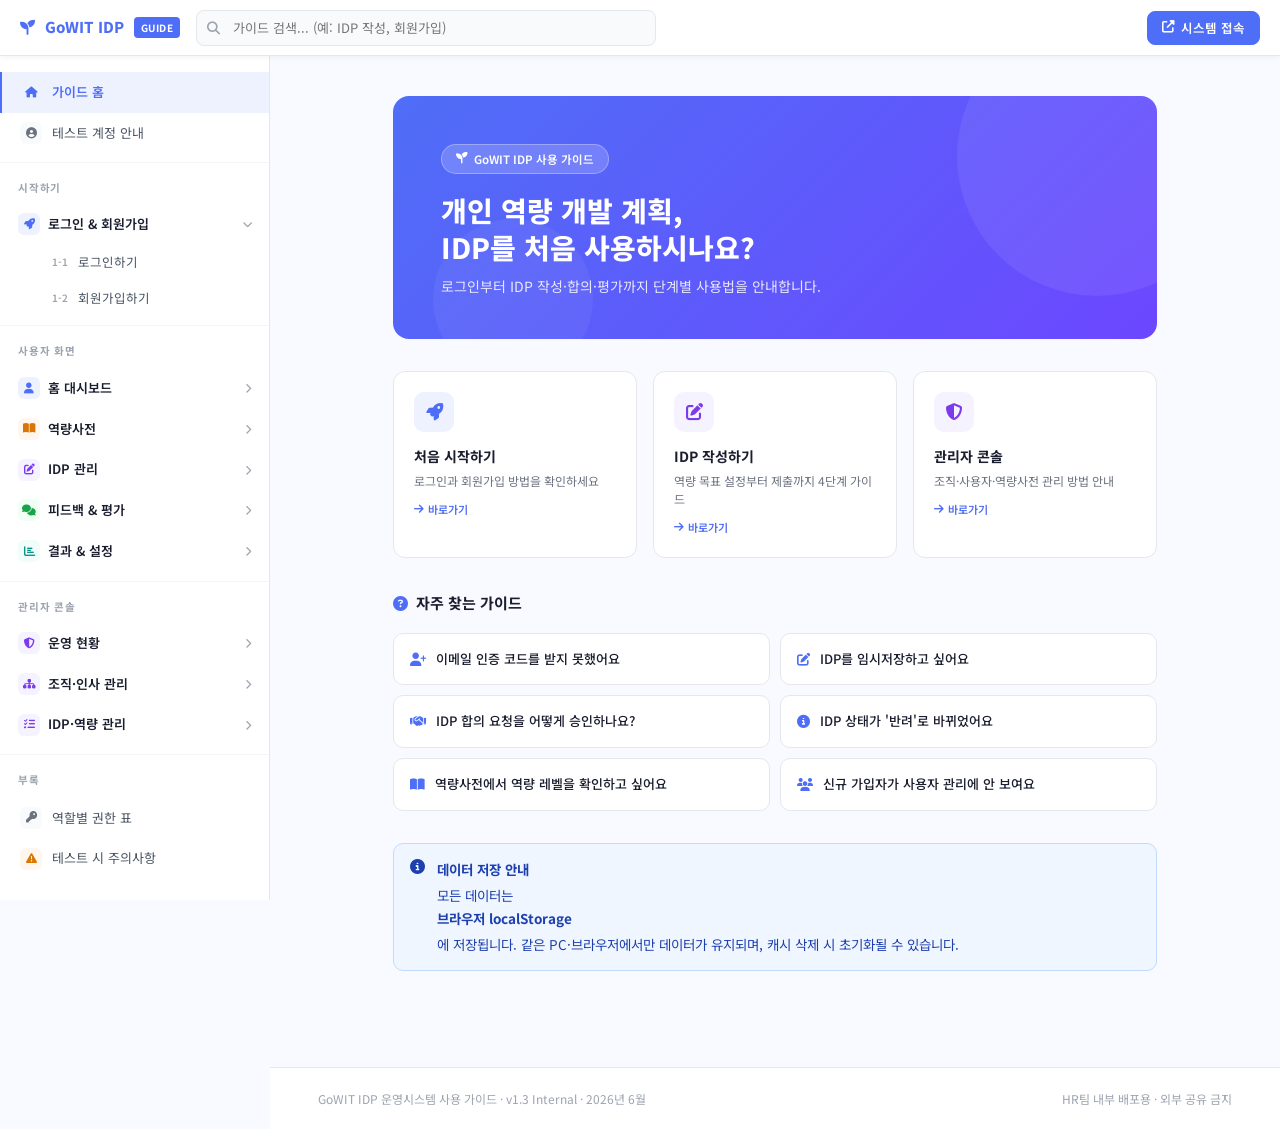
<file: manual.html>
<!DOCTYPE html><!-- updated: 2026-06-08 -->
<html lang="ko">
<head>
<meta charset="UTF-8"/>
<meta name="viewport" content="width=device-width, initial-scale=1.0"/>
<title>GoWIT IDP 사용 가이드</title>
<link href="https://fonts.googleapis.com/css2?family=Noto+Sans+KR:wght@300;400;500;600;700;800&display=swap" rel="stylesheet"/>
<link rel="stylesheet" href="https://cdn.jsdelivr.net/npm/@fortawesome/fontawesome-free@6.4.0/css/all.min.css"/>
<script src="js/data.js"></script>
<style>
:root {
  --primary:#4F6EF7; --primary-dark:#3451d1; --primary-light:#EEF2FF;
  --secondary:#6C47FF; --success:#22C55E; --warning:#F59E0B;
  --danger:#EF4444; --admin:#7C3AED; --admin-light:#F5F3FF;
  --dark:#1A1D2E; --gray:#6B7280; --gray-light:#9CA3AF;
  --border:#E5E7EB; --border-light:#F3F4F6;
  --bg:#F8FAFF; --bg-card:#FFFFFF;
  --sidebar-w:270px; --header-h:56px;
  --radius:10px; --shadow:0 1px 4px rgba(0,0,0,0.07);
  --shadow-md:0 4px 16px rgba(79,110,247,0.12);
}
*{box-sizing:border-box;margin:0;padding:0;}
html{scroll-behavior:smooth;}
body{
  font-family:'Noto Sans KR',sans-serif;
  background:var(--bg); color:var(--dark);
  font-size:14px; line-height:1.75;
}

/* ────────────── TOP HEADER ────────────── */
.g-header{
  position:fixed; top:0; left:0; right:0; z-index:200;
  height:var(--header-h);
  background:#fff;
  border-bottom:1px solid var(--border);
  display:flex; align-items:center;
  padding:0 20px; gap:16px;
  box-shadow:0 1px 6px rgba(0,0,0,0.06);
}
.g-logo{
  display:flex; align-items:center; gap:10px;
  font-size:15px; font-weight:800; color:var(--primary);
  text-decoration:none; white-space:nowrap;
  flex-shrink:0;
}
.g-logo-badge{
  background:var(--primary); color:#fff;
  font-size:10px; font-weight:700;
  padding:2px 7px; border-radius:4px;
  letter-spacing:.4px;
}
.g-search-wrap{
  flex:1; max-width:460px; position:relative;
}
.g-search{
  width:100%; height:36px;
  border:1.5px solid var(--border);
  border-radius:8px;
  padding:0 14px 0 36px;
  font-size:13px; font-family:inherit;
  background:#F9FAFB;
  transition:all .2s;
  outline:none;
}
.g-search:focus{border-color:var(--primary);background:#fff;box-shadow:0 0 0 3px rgba(79,110,247,.1);}
.g-search-icon{
  position:absolute; left:11px; top:50%;
  transform:translateY(-50%);
  color:var(--gray-light); font-size:13px;
  pointer-events:none;
}
.search-results{
  position:absolute; top:calc(100% + 6px); left:0; right:0;
  background:#fff; border:1.5px solid var(--border);
  border-radius:10px; box-shadow:var(--shadow-md);
  max-height:360px; overflow-y:auto; z-index:300;
  display:none;
}
.search-results.show{display:block;}
.sr-item{
  padding:10px 16px; cursor:pointer;
  border-bottom:1px solid var(--border-light);
  display:flex; align-items:flex-start; gap:10px;
}
.sr-item:last-child{border-bottom:none;}
.sr-item:hover{background:var(--primary-light);}
.sr-icon{color:var(--primary);font-size:12px;margin-top:3px;flex-shrink:0;}
.sr-title{font-size:13px;font-weight:600;color:var(--dark);margin-bottom:2px;}
.sr-path{font-size:11px;color:var(--gray-light);}
.sr-highlight{color:var(--primary);font-weight:700;}
.g-header-right{
  display:flex; align-items:center; gap:8px;
  flex-shrink:0; margin-left:auto;
}
.g-btn{
  height:34px; padding:0 14px;
  border-radius:8px; font-size:12.5px; font-weight:600;
  cursor:pointer; display:inline-flex; align-items:center; gap:6px;
  text-decoration:none; white-space:nowrap;
  border:1.5px solid var(--border); background:#fff; color:var(--dark);
  transition:all .15s;
}
.g-btn:hover{border-color:var(--primary);color:var(--primary);}
.g-btn.primary{background:var(--primary);color:#fff;border-color:var(--primary);}
.g-btn.primary:hover{background:var(--primary-dark);}
.g-search-btn{display:none;}   /* 기본: 숨김. 480px 이하에서만 표시 */
.g-sidebar-toggle{
  display:none; width:36px; height:36px;
  border-radius:8px; border:1.5px solid var(--border);
  background:#fff; cursor:pointer;
  align-items:center; justify-content:center;
  font-size:14px; color:var(--dark);
}

/* ────────────── SIDEBAR ────────────── */
.g-sidebar{
  position:fixed; top:var(--header-h); left:0; bottom:0;
  width:var(--sidebar-w); z-index:100;
  background:#fff; border-right:1px solid var(--border);
  overflow-y:auto; overflow-x:hidden;
  transition:transform .25s ease;
  scrollbar-width:thin;
  scrollbar-color:var(--border) transparent;
}
.g-sidebar::-webkit-scrollbar{width:4px;}
.g-sidebar::-webkit-scrollbar-thumb{background:var(--border);border-radius:4px;}
.g-sidebar.collapsed{transform:translateX(-100%);}

.sb-section{padding:16px 0 8px;}
.sb-section:not(:last-child){border-bottom:1px solid var(--border-light);}
.sb-label{
  padding:0 18px 8px;
  font-size:10.5px; font-weight:700;
  color:var(--gray-light); letter-spacing:.8px;
  text-transform:uppercase;
}
.sb-group{margin-bottom:2px;}
.sb-group-header{
  display:flex; align-items:center; justify-content:space-between;
  padding:8px 18px; cursor:pointer;
  font-size:13px; font-weight:600; color:var(--dark);
  border-radius:0;
  transition:background .15s;
  user-select:none;
}
.sb-group-header:hover{background:var(--primary-light);}
.sb-group-header .sb-gicon{
  width:22px; height:22px; border-radius:6px;
  display:inline-flex; align-items:center; justify-content:center;
  font-size:11px; margin-right:8px; flex-shrink:0;
}
.sb-group-header .sb-gtitle{flex:1;}
.sb-group-header .sb-arrow{
  font-size:10px; color:var(--gray-light);
  transition:transform .2s;
}
.sb-group.open .sb-arrow{transform:rotate(90deg);}
.sb-group.active .sb-group-header{color:var(--primary);}
.sb-children{display:none; padding-left:4px;}
.sb-group.open .sb-children{display:block;}
.sb-item{
  display:flex; align-items:center; gap:8px;
  padding:7px 18px 7px 46px;
  font-size:12.5px; color:#4B5563;
  text-decoration:none; cursor:pointer;
  border-radius:0; transition:all .12s;
  border-left:2px solid transparent;
  position:relative;
}
.sb-item:hover{background:var(--primary-light);color:var(--primary);}
.sb-item.active{
  background:var(--primary-light); color:var(--primary);
  font-weight:600; border-left-color:var(--primary);
}
.sb-item .sb-num{
  font-size:10px; color:var(--gray-light);
  min-width:18px; font-weight:600;
}
/* 단일 항목(서브 없음) */
.sb-single{
  display:flex; align-items:center; gap:10px;
  padding:9px 18px; cursor:pointer;
  font-size:13px; color:#4B5563;
  text-decoration:none;
  transition:all .12s;
  border-left:2px solid transparent;
}
.sb-single:hover{background:var(--primary-light);color:var(--primary);}
.sb-single.active{
  background:var(--primary-light); color:var(--primary);
  font-weight:600; border-left-color:var(--primary);
}
.sb-single .sb-sicon{
  width:22px; height:22px; border-radius:6px;
  display:inline-flex; align-items:center; justify-content:center;
  font-size:11px; flex-shrink:0;
}

/* ────────────── MAIN CONTENT ────────────── */
.g-main{
  margin-left:var(--sidebar-w);
  margin-top:var(--header-h);
  min-height:calc(100vh - var(--header-h));
  padding:0;
}
.g-content{
  max-width:860px;
  margin:0 auto;
  padding:40px 48px 80px;
}

/* ────────────── BREADCRUMB ────────────── */
.breadcrumb{
  display:flex; align-items:center; gap:6px;
  font-size:12px; color:var(--gray-light);
  margin-bottom:24px;
}
.breadcrumb a{color:var(--gray-light);text-decoration:none;}
.breadcrumb a:hover{color:var(--primary);}
.breadcrumb .sep{color:var(--border);}

/* ────────────── PAGE SECTIONS ────────────── */
.g-page{display:none;}
.g-page.active{display:block;}

/* ────────────── HOMEPAGE ────────────── */
.home-hero{
  background:linear-gradient(135deg,#4F6EF7 0%,#6C47FF 100%);
  border-radius:16px; padding:48px 48px 40px;
  color:#fff; margin-bottom:32px; position:relative; overflow:hidden;
}
.home-hero::before{
  content:''; position:absolute; top:-80px; right:-80px;
  width:280px; height:280px; background:rgba(255,255,255,.07);
  border-radius:50%;
}
.home-hero::after{
  content:''; position:absolute; bottom:-40px; left:40px;
  width:160px; height:160px; background:rgba(255,255,255,.05);
  border-radius:50%;
}
.hero-badge{
  display:inline-flex; align-items:center; gap:6px;
  background:rgba(255,255,255,.18);
  border:1px solid rgba(255,255,255,.3);
  border-radius:20px; padding:4px 14px;
  font-size:11.5px; font-weight:600;
  margin-bottom:18px;
}
.home-hero h1{font-size:28px;font-weight:800;line-height:1.3;margin-bottom:10px;}
.home-hero p{font-size:14px;opacity:.85;line-height:1.7;}
.hero-cards{
  display:grid; grid-template-columns:repeat(3,1fr);
  gap:16px; margin-bottom:32px;
}
.hero-card{
  background:#fff; border-radius:12px;
  padding:20px; cursor:pointer;
  border:1.5px solid var(--border);
  transition:all .18s; text-decoration:none;
}
.hero-card:hover{
  transform:translateY(-3px);
  box-shadow:var(--shadow-md);
  border-color:var(--primary);
}
.hero-card-icon{
  width:40px; height:40px; border-radius:10px;
  display:flex; align-items:center; justify-content:center;
  font-size:17px; margin-bottom:12px;
}
.hero-card h3{font-size:14px;font-weight:700;margin-bottom:4px;color:var(--dark);}
.hero-card p{font-size:12px;color:var(--gray);line-height:1.5;}
.hero-card .arrow{
  display:flex; align-items:center;
  font-size:11px; color:var(--primary);
  margin-top:10px; font-weight:600; gap:4px;
}
.home-qa-title{
  font-size:15px; font-weight:700;
  margin-bottom:16px;
  display:flex; align-items:center; gap:8px;
}
.qa-grid{
  display:grid; grid-template-columns:repeat(2,1fr);
  gap:10px; margin-bottom:32px;
}
.qa-item{
  background:#fff; border:1.5px solid var(--border);
  border-radius:10px; padding:14px 16px;
  cursor:pointer; transition:all .15s;
  text-decoration:none;
  display:flex; align-items:center; gap:10px;
}
.qa-item:hover{border-color:var(--primary);box-shadow:0 2px 8px rgba(79,110,247,.1);}
.qa-item i{color:var(--primary);font-size:13px;flex-shrink:0;}
.qa-item span{font-size:13px;color:var(--dark);font-weight:500;}

/* ────────────── ARTICLE ────────────── */
.article-header{margin-bottom:32px;}
.article-cat{
  font-size:11.5px; font-weight:700;
  color:var(--primary); letter-spacing:.4px;
  text-transform:uppercase; margin-bottom:8px;
}
.article-title{
  font-size:24px; font-weight:800; line-height:1.3;
  color:var(--dark); margin-bottom:10px;
}
.article-desc{font-size:14px;color:var(--gray);line-height:1.7;}
.article-meta{
  display:flex; gap:16px; flex-wrap:wrap;
  margin-top:12px;
  font-size:12px; color:var(--gray-light);
}
.article-meta span{display:flex;align-items:center;gap:5px;}

/* 구분선 */
.a-divider{
  border:none; border-top:1.5px solid var(--border);
  margin:32px 0;
}

/* ────────────── CONTENT BLOCKS ────────────── */
/* h2, h3 */
.a-h2{
  font-size:18px; font-weight:700; color:var(--dark);
  margin:36px 0 14px;
  padding-bottom:10px; border-bottom:2px solid var(--border);
  display:flex; align-items:center; gap:10px;
}
.a-h2:first-of-type{margin-top:0;}
.a-h3{
  font-size:15px; font-weight:700; color:var(--dark);
  margin:24px 0 10px;
  display:flex; align-items:center; gap:8px;
}
.a-h3::before{
  content:''; width:4px; height:16px;
  background:var(--primary); border-radius:2px;
  display:inline-block;
}
.a-p{font-size:14px;color:#374151;line-height:1.8;margin-bottom:12px;}
.a-p:last-child{margin-bottom:0;}

/* Callout boxes */
.callout{
  border-radius:10px; padding:14px 16px;
  margin:16px 0; display:flex; gap:12px;
  align-items:flex-start; font-size:13.5px; line-height:1.7;
}
.callout-icon{flex-shrink:0;font-size:15px;margin-top:1px;}
.callout-body strong{display:block;margin-bottom:3px;font-weight:700;}
.callout.info{background:#EFF6FF;border:1px solid #BFDBFE;color:#1E40AF;}
.callout.warn{background:#FFFBEB;border:1px solid #FDE68A;color:#92400E;}
.callout.success{background:#F0FFF4;border:1px solid #BBF7D0;color:#166534;}
.callout.tip{background:#F5F3FF;border:1px solid #DDD6FE;color:#5B21B6;}
.callout.danger{background:#FEF2F2;border:1px solid #FECACA;color:#991B1B;}

/* Steps */
.steps-list{margin:16px 0;}
.step-row{
  display:flex; gap:0; margin-bottom:0;
  position:relative;
}
.step-row:not(:last-child) .step-line::after{
  content:''; position:absolute;
  top:32px; left:50%; transform:translateX(-50%);
  width:2px; height:calc(100% - 8px);
  background:var(--border);
}
.step-line{
  display:flex; flex-direction:column; align-items:center;
  width:44px; flex-shrink:0; position:relative;
  padding-top:4px;
}
.step-dot{
  width:28px; height:28px; border-radius:50%;
  background:var(--primary); color:#fff;
  display:flex; align-items:center; justify-content:center;
  font-size:12px; font-weight:700; flex-shrink:0; z-index:1;
}
.step-body{
  flex:1; padding:2px 0 24px 16px;
}
.step-ttl{font-size:14px;font-weight:700;color:var(--dark);margin-bottom:4px;}
.step-dsc{font-size:13px;color:var(--gray);line-height:1.7;}
.step-sub{
  background:var(--bg); border-radius:8px;
  padding:12px 14px; margin-top:10px;
  font-size:13px; color:#374151; line-height:1.7;
  border:1px solid var(--border);
}

/* Checklist */
.checklist{list-style:none;margin:12px 0;}
.checklist li{
  display:flex; align-items:flex-start; gap:10px;
  padding:5px 0; font-size:13.5px; color:#374151;
  border-bottom:1px solid var(--border-light);
}
.checklist li:last-child{border-bottom:none;}
.checklist li::before{
  content:'✓'; color:var(--success);
  font-weight:700; font-size:13px; flex-shrink:0; margin-top:1px;
}

/* Table */
.a-table{
  width:100%; border-collapse:collapse;
  margin:16px 0; font-size:13px;
  border-radius:10px; overflow:hidden;
  border:1px solid var(--border);
}
.a-table th{
  background:#F9FAFB; color:#374151;
  font-weight:700; padding:11px 16px;
  text-align:left; border-bottom:1.5px solid var(--border);
}
.a-table td{
  padding:11px 16px; color:#374151;
  border-bottom:1px solid var(--border-light);
  vertical-align:top; line-height:1.6;
}
.a-table tr:last-child td{border-bottom:none;}
.a-table tr:hover td{background:#FAFBFF;}
.a-table.admin th{background:var(--admin-light);color:var(--admin);}

/* Badge */
.badge{
  display:inline-flex; align-items:center;
  padding:2px 8px; border-radius:20px;
  font-size:11px; font-weight:700; gap:3px;
}
.badge-user{background:#EEF2FF;color:var(--primary);}
.badge-manager{background:#FFF7ED;color:#D97706;}
.badge-admin{background:var(--admin-light);color:var(--admin);}
.badge-c1{background:#FFFBEB;color:#D97706;}
.badge-c2{background:#F0FFF4;color:#16A34A;}
.badge-c3{background:#EFF6FF;color:#2563EB;}
.badge-c4{background:#F5F3FF;color:var(--admin);}
.badge-success{background:#F0FFF4;color:#16A34A;}
.badge-warn{background:#FFFBEB;color:#D97706;}
.badge-danger{background:#FEF2F2;color:#DC2626;}

/* Feat cards */
.feat-grid{
  display:grid; grid-template-columns:repeat(2,1fr);
  gap:12px; margin:16px 0;
}
.feat-card{
  background:#fff; border:1.5px solid var(--border);
  border-radius:10px; padding:16px;
  display:flex; gap:12px; align-items:flex-start;
  transition:all .15s;
}
.feat-card:hover{border-color:var(--primary);box-shadow:0 2px 10px rgba(79,110,247,.08);}
.feat-icon{
  width:36px; height:36px; border-radius:9px;
  display:flex; align-items:center; justify-content:center;
  font-size:15px; flex-shrink:0;
}
.fi-blue{background:#EEF2FF;color:var(--primary);}
.fi-green{background:#F0FFF4;color:#16A34A;}
.fi-orange{background:#FFF7ED;color:#D97706;}
.fi-purple{background:var(--admin-light);color:var(--admin);}
.fi-red{background:#FEF2F2;color:#DC2626;}
.fi-teal{background:#F0FDFA;color:#0D9488;}
.fi-gray{background:#F9FAFB;color:var(--gray);}
.feat-name{font-size:13px;font-weight:700;margin-bottom:3px;}
.feat-desc{font-size:12px;color:var(--gray);line-height:1.55;}

/* Status badges */
.status-table{margin:16px 0;}
.status-row{
  display:flex; align-items:flex-start; gap:14px;
  padding:10px 0; border-bottom:1px solid var(--border-light);
}
.status-row:last-child{border-bottom:none;}
.status-dot{
  width:10px; height:10px; border-radius:50%;
  flex-shrink:0; margin-top:5px;
}
.status-dot.gray{background:#9CA3AF;}
.status-dot.yellow{background:#F59E0B;}
.status-dot.orange{background:#F97316;}
.status-dot.green{background:#22C55E;}
.status-dot.red{background:#EF4444;}
.status-name{font-size:13px;font-weight:700;width:90px;flex-shrink:0;color:var(--dark);}
.status-desc{font-size:13px;color:var(--gray);line-height:1.6;}

/* Mock UI (스크린샷 대체) */
.mock-ui{
  background:#fff; border:1.5px solid var(--border);
  border-radius:12px; overflow:hidden; margin:20px 0;
}
.mock-titlebar{
  background:#F9FAFB; border-bottom:1px solid var(--border);
  padding:10px 16px; display:flex; align-items:center; gap:8px;
}
.mock-dots{display:flex;gap:5px;}
.mock-dot{width:10px;height:10px;border-radius:50%;}
.mock-dot.r{background:#EF4444;}
.mock-dot.y{background:#F59E0B;}
.mock-dot.g{background:#22C55E;}
.mock-tab{
  font-size:11.5px; font-weight:600; color:var(--gray);
  padding:2px 10px; border-radius:4px; background:var(--border-light);
  margin-left:8px;
}
.mock-body{padding:16px 20px;}
.mock-row{
  display:flex; align-items:center; gap:12px;
  padding:9px 12px; border-radius:8px;
  margin-bottom:6px; border:1px solid var(--border);
  font-size:12.5px; background:#fff;
}
.mock-row:hover{background:var(--primary-light);}
.mock-row-icon{color:var(--primary);width:16px;text-align:center;}
.mock-row-label{flex:1;font-weight:600;color:var(--dark);}
.mock-row-badge{font-size:10.5px;padding:2px 8px;border-radius:20px;}
.mock-row-action{color:var(--gray-light);font-size:11px;}
.mock-form-field{
  margin-bottom:10px;
}
.mock-label{font-size:11px;color:var(--gray);font-weight:600;margin-bottom:4px;}
.mock-input{
  width:100%; padding:8px 12px;
  border:1.5px solid var(--border); border-radius:7px;
  font-size:12.5px; color:var(--dark); background:#fff;
}
.mock-input.focus{border-color:var(--primary);}
.mock-btn{
  padding:8px 18px; border-radius:7px;
  font-size:12.5px; font-weight:700;
  display:inline-flex; align-items:center; gap:6px; cursor:pointer;
}
.mock-btn.prim{background:var(--primary);color:#fff;border:none;}
.mock-btn.sec{background:#fff;color:var(--gray);border:1.5px solid var(--border);}

/* Account cards */
.account-grid{
  display:grid; grid-template-columns:repeat(2,1fr);
  gap:12px; margin:16px 0;
}
.account-card{
  background:linear-gradient(135deg,#1A1D2E,#2D3561);
  border-radius:12px; padding:16px 18px; color:#fff;
}
.ac-role{
  display:inline-block; padding:2px 8px; border-radius:8px;
  font-size:10.5px; font-weight:700; margin-bottom:8px;
}
.ac-role.admin{background:rgba(124,58,237,.4);color:#C4B5FD;}
.ac-role.user{background:rgba(79,110,247,.4);color:#A5B4FC;}
.ac-role.manager{background:rgba(245,158,11,.35);color:#FCD34D;}
.ac-name{font-size:13.5px;font-weight:700;margin-bottom:6px;}
.ac-info{font-size:12px;opacity:.75;font-family:monospace;line-height:1.8;}
.ac-org{font-size:11px;opacity:.55;margin-top:4px;}

/* permission table */
.perm-table{
  width:100%; border-collapse:collapse; font-size:13px;
  border-radius:10px; overflow:hidden; border:1px solid var(--border);
}
.perm-table th{
  background:#F9FAFB; padding:10px 14px;
  text-align:center; font-weight:700;
  border-bottom:1.5px solid var(--border);
  border-right:1px solid var(--border);
}
.perm-table th:first-child{text-align:left;}
.perm-table td{
  padding:10px 14px; border-bottom:1px solid var(--border-light);
  border-right:1px solid var(--border-light);
  text-align:center; vertical-align:middle;
}
.perm-table td:first-child{text-align:left;font-weight:500;color:var(--dark);}
.perm-table tr:last-child td{border-bottom:none;}
.perm-table tr:hover td{background:#FAFBFF;}
.chk-yes{color:var(--success);font-weight:700;font-size:15px;}
.chk-no{color:var(--border);font-size:15px;}

/* ────────────── PREV / NEXT NAV ────────────── */
.page-nav{
  display:flex; gap:12px; margin-top:48px;
  padding-top:24px; border-top:1.5px solid var(--border);
}
.pn-btn{
  flex:1; background:#fff; border:1.5px solid var(--border);
  border-radius:10px; padding:14px 18px;
  cursor:pointer; text-decoration:none;
  transition:all .15s; display:flex; align-items:center; gap:12px;
}
.pn-btn:hover{border-color:var(--primary);box-shadow:0 2px 10px rgba(79,110,247,.1);}
.pn-btn.next{justify-content:flex-end;text-align:right;}
.pn-label{font-size:11px;color:var(--gray-light);margin-bottom:2px;}
.pn-title{font-size:13.5px;font-weight:700;color:var(--dark);}
.pn-arrow{font-size:16px;color:var(--primary);flex-shrink:0;}

/* ────────────── FOOTER ────────────── */
.g-footer{
  margin-left:var(--sidebar-w);
  background:#fff; border-top:1px solid var(--border);
  padding:20px 48px;
  display:flex; align-items:center; justify-content:space-between;
  font-size:12px; color:var(--gray-light);
}

/* ────────────── 역량 카드 (2-2) ────────────── */
.mc-section-header{
  display:flex;align-items:center;gap:10px;
  font-size:15px;font-weight:700;color:var(--dark);
  margin:24px 0 14px;padding-bottom:10px;
  border-bottom:2px solid var(--border);
}
.mc-section-count{
  font-size:12px;font-weight:500;color:var(--gray);
  background:var(--bg);padding:2px 10px;border-radius:20px;
}
.mc-grid-inner{
  display:grid;grid-template-columns:repeat(auto-fill,minmax(240px,1fr));
  gap:12px;margin-bottom:8px;
}
.mc-band-group{
  border-radius:12px;margin-bottom:18px;overflow:hidden;
  border:1px solid rgba(0,0,0,0.08);box-shadow:var(--shadow);
}
.mc-band-header{padding:10px 16px;display:flex;align-items:center;gap:12px;}
.mc-band-badge{
  color:#fff;border-radius:6px;
  padding:3px 11px;font-size:12px;font-weight:800;
}
.mc-band-label{font-size:13px;font-weight:700;color:var(--dark);}
.mc-band-desc{font-size:11.5px;color:var(--gray);margin-top:1px;}
.mc-band-areas{padding:0 12px 14px;}
.mc-area-label{
  font-size:12px;font-weight:700;padding:4px 12px;border-radius:6px;
  margin:10px 0 8px;display:inline-flex;align-items:center;gap:6px;
}
.mc-area-label.biz{background:#EFF6FF;color:#2563EB;}
.mc-area-label.ppl{background:#FDF4FF;color:#9333EA;}
.mc-cards-row{display:grid;grid-template-columns:repeat(auto-fill,minmax(220px,1fr));gap:10px;}
.mc-card{
  background:#fff;border-radius:10px;
  border:1px solid var(--border);padding:14px;
  box-shadow:var(--shadow);transition:all .15s;
}
.mc-card:hover{transform:translateY(-2px);box-shadow:var(--shadow-md);border-color:var(--primary);}
.mc-card-top{display:flex;align-items:center;gap:6px;flex-wrap:wrap;margin-bottom:7px;}
.mc-cat-badge{
  display:inline-block;font-size:10px;font-weight:700;
  padding:2px 8px;border-radius:20px;
}
.mc-cat-job{background:#FEF3C7;color:#D97706;}
.mc-cat-leadership{background:#DCFCE7;color:#16A34A;}
.mc-area-tag{font-size:10px;font-weight:600;padding:2px 8px;border-radius:20px;}
.mc-area-tag.business{background:#EFF6FF;color:#2563EB;}
.mc-area-tag.people{background:#FDF4FF;color:#9333EA;}
.mc-card-title{font-size:13.5px;font-weight:700;margin-bottom:5px;color:var(--dark);}
.mc-card-def{font-size:11.5px;color:var(--gray);line-height:1.6;margin-bottom:9px;}
.mc-levels{display:flex;gap:4px;margin-bottom:9px;}
.mc-dot{width:9px;height:9px;border-radius:50%;background:var(--border);}
.mc-dot.filled{background:var(--primary);}
.mc-card-footer{
  display:flex;align-items:center;justify-content:space-between;
  padding-top:8px;border-top:1px solid var(--border);
  font-size:11px;color:var(--gray-light);
}

/* ════════════════════════════════════════
   RESPONSIVE — 태블릿 (≤1024px)
════════════════════════════════════════ */
@media(max-width:1024px){
  .g-sidebar-toggle{display:flex;}
  .hero-cards{grid-template-columns:repeat(2,1fr);}
  .g-content{padding:32px 32px 72px;}
}

/* ════════════════════════════════════════
   RESPONSIVE — 모바일 (≤768px)
   핵심: 사이드바 오버레이 드로어 방식
════════════════════════════════════════ */
@media(max-width:768px){
  /* ── CSS 변수 조정 ── */
  :root{
    --header-h:52px;
    --sidebar-w:280px;
  }

  /* ── 헤더 ── */
  .g-header{padding:0 12px 0 0;}
  .g-logo{font-size:14px;gap:6px;padding:0 10px 0 12px;}
  .g-logo-badge{display:none;}                 /* 뱃지 숨김 */
  .g-search-wrap{padding:0 8px;}
  .g-search{font-size:12.5px;padding:7px 10px 7px 32px;}
  .g-search-icon{left:10px;font-size:11px;}
  .g-header-right .g-btn span{display:none;}    /* 텍스트 숨기고 아이콘만 */
  .g-btn{padding:0 10px;min-width:34px;justify-content:center;}
  .g-sidebar-toggle{display:flex;margin-right:4px;}

  /* ── 사이드바: 오버레이 드로어 ── */
  .g-sidebar{
    transform:translateX(-100%);
    z-index:500;
    box-shadow:none;
  }
  .g-sidebar.open{
    transform:translateX(0);
    box-shadow:4px 0 24px rgba(0,0,0,0.18);
  }

  /* ── 사이드바 오버레이 배경 ── */
  .sb-overlay{
    display:none;
    position:fixed; inset:0;
    background:rgba(0,0,0,0.45);
    z-index:499;
    backdrop-filter:blur(2px);
    -webkit-backdrop-filter:blur(2px);
  }
  .sb-overlay.show{display:block;}

  /* ── 메인 콘텐츠 ── */
  .g-main,.g-footer{margin-left:0 !important;}
  .g-content{padding:20px 16px 80px;}

  /* ── 홈 히어로 ── */
  .home-hero{padding:28px 22px 24px;border-radius:12px;}
  .home-hero h1{font-size:20px;}
  .home-hero p{font-size:13px;}
  .hero-badge{font-size:11px;}
  .hero-cards{grid-template-columns:1fr;}

  /* ── 특징 카드 그리드 ── */
  .feat-grid{grid-template-columns:1fr;}

  /* ── 계정 그리드 ── */
  .account-grid{grid-template-columns:1fr;}

  /* ── QA 그리드 ── */
  .qa-grid{grid-template-columns:1fr;}

  /* ── 테이블: 가로 스크롤 ── */
  .a-table-wrap{overflow-x:auto;-webkit-overflow-scrolling:touch;margin:16px 0;}
  .a-table,.perm-table{min-width:480px;}

  /* ── 기사 헤더 ── */
  .article-header h1.article-title{font-size:20px;line-height:1.35;}
  .article-header p.article-desc{font-size:13px;}

  /* ── Callout ── */
  .callout{padding:12px 14px;font-size:13px;}

  /* ── Step 리스트 ── */
  .step-body{padding-left:12px;}

  /* ── 이전/다음 네비 ── */
  .page-nav{flex-direction:column;gap:10px;margin-top:36px;}
  .pn-btn{width:100%;}
  .pn-btn.next{justify-content:flex-start;}

  /* ── 역량 카드 그리드 ── */
  .mc-grid-inner{grid-template-columns:1fr !important;}
  .mc-cards-row{grid-template-columns:1fr !important;}

  /* ── 검색 결과 ── */
  .search-results{width:calc(100vw - 32px);max-width:none;}

  /* ── 푸터 ── */
  .g-footer{
    flex-direction:column; gap:6px;
    padding:16px 20px; text-align:center;
  }

  /* ── 섹션 헤더 ── */
  .a-h2{font-size:14px;}
  .sec-title{font-size:13px;}

  /* ── 버튼 텍스트 숨김 (아이콘만 표시) ── */
  .g-btn.primary span{display:none;}
  .g-btn.primary{padding:0 12px;}
}

/* ════════════════════════════════════════
   RESPONSIVE — 소형 모바일 (≤480px)
════════════════════════════════════════ */
@media(max-width:480px){
  .g-content{padding:16px 14px 80px;}
  .home-hero{padding:22px 18px 20px;}
  .home-hero h1{font-size:18px;}
  .hero-card{padding:16px;}

  /* 헤더 검색창 숨기고 아이콘 버튼만 */
  .g-search-wrap{display:none;}
  .g-search-visible .g-search-wrap{
    display:flex;
    position:fixed;
    top:var(--header-h); left:0; right:0;
    background:#fff;
    border-bottom:1px solid var(--border);
    padding:10px 16px;
    z-index:999;
    box-shadow:0 4px 12px rgba(0,0,0,.08);
  }
  .g-search-visible .g-search-wrap .g-search{max-width:100%;}
  .g-search-visible .search-results{
    top:calc(var(--header-h) + 52px);
    position:fixed; left:0; right:0; width:100%;
    border-radius:0;
    max-height:60vh; overflow-y:auto;
  }

  /* 검색 버튼 표시 */
  .g-search-btn{display:flex !important;}

  /* 이전/다음 버튼 축소 */
  .pn-title{font-size:13px;}
  .pn-label{font-size:10.5px;}
}

/* ════════════════════════════════════════
   @media print
════════════════════════════════════════ */
@media print{
  .g-header,.g-sidebar,.page-nav,.g-footer,
  .sb-overlay,.g-sidebar-toggle{display:none!important;}
  .g-main{margin-left:0!important;}
  .g-page{display:block!important;}
  .g-content{padding:0;}
  .a-table-wrap{overflow:visible;}
}
</style>
</head>
<body>

<!-- ══════ 사이드바 오버레이 (모바일) ══════ -->
<div class="sb-overlay" id="sbOverlay" onclick="closeSidebar()"></div>

<!-- ══════ TOP HEADER ══════ -->
<header class="g-header">
  <button class="g-sidebar-toggle" id="sidebarToggle" onclick="toggleSidebar()" aria-label="메뉴 열기">
    <i class="fas fa-bars"></i>
  </button>
  <a class="g-logo" href="#" onclick="showPage('home');return false;">
    <i class="fas fa-seedling"></i>
    GoWIT IDP
    <span class="g-logo-badge">GUIDE</span>
  </a>
  <div class="g-search-wrap">
    <i class="fas fa-search g-search-icon"></i>
    <input class="g-search" id="globalSearch" type="text"
           placeholder="가이드 검색... (예: IDP 작성, 회원가입)"
           oninput="handleSearch(this.value)"
           onfocus="handleSearch(this.value)"
           autocomplete="off"/>
    <div class="search-results" id="searchResults"></div>
  </div>
  <div class="g-header-right">
    <!-- 소형 모바일 전용 검색 버튼 (480px 이하) -->
    <button class="g-btn g-search-btn" id="searchToggleBtn"
            onclick="toggleMobileSearch()" aria-label="검색"
            style="display:none">
      <i class="fas fa-search"></i>
    </button>
    <a href="login.html" target="_blank" class="g-btn primary">
      <i class="fas fa-external-link-alt"></i><span> 시스템 접속</span>
    </a>
  </div>
</header>

<!-- ══════ SIDEBAR ══════ -->
<nav class="g-sidebar" id="sidebar">

  <!-- 홈 -->
  <div class="sb-section">
    <a class="sb-single active" id="sb-home" onclick="showPage('home');setSbActive('sb-home');return false;" href="#">
      <span class="sb-sicon fi-blue"><i class="fas fa-house"></i></span>
      가이드 홈
    </a>
    <a class="sb-single" id="sb-accounts" onclick="showPage('p-accounts');setSbActive('sb-accounts');return false;" href="#">
      <span class="sb-sicon fi-gray"><i class="fas fa-user-circle"></i></span>
      테스트 계정 안내
    </a>
  </div>

  <!-- 시작하기 -->
  <div class="sb-section">
    <div class="sb-label">시작하기</div>
    <div class="sb-group open" id="grp-start">
      <div class="sb-group-header" onclick="toggleGroup('grp-start')">
        <span class="sb-gicon fi-blue"><i class="fas fa-rocket"></i></span>
        <span class="sb-gtitle">로그인 &amp; 회원가입</span>
        <i class="fas fa-chevron-right sb-arrow"></i>
      </div>
      <div class="sb-children">
        <a class="sb-item" id="sb-login" onclick="showPage('p-login');setSbActive('sb-login');return false;" href="#">
          <span class="sb-num">1-1</span> 로그인하기
        </a>
        <a class="sb-item" id="sb-signup" onclick="showPage('p-signup');setSbActive('sb-signup');return false;" href="#">
          <span class="sb-num">1-2</span> 회원가입하기
        </a>
      </div>
    </div>
  </div>

  <!-- 사용자 화면 -->
  <div class="sb-section">
    <div class="sb-label">사용자 화면</div>
    <div class="sb-group" id="grp-user">
      <div class="sb-group-header" onclick="toggleGroup('grp-user')">
        <span class="sb-gicon fi-blue"><i class="fas fa-user"></i></span>
        <span class="sb-gtitle">홈 대시보드</span>
        <i class="fas fa-chevron-right sb-arrow"></i>
      </div>
      <div class="sb-children">
        <a class="sb-item" id="sb-dashboard" onclick="showPage('p-dashboard');setSbActive('sb-dashboard');return false;" href="#">
          <span class="sb-num">2-1</span> 홈 대시보드
        </a>
      </div>
    </div>
    <div class="sb-group" id="grp-comp">
      <div class="sb-group-header" onclick="toggleGroup('grp-comp')">
        <span class="sb-gicon fi-orange"><i class="fas fa-book-open"></i></span>
        <span class="sb-gtitle">역량사전</span>
        <i class="fas fa-chevron-right sb-arrow"></i>
      </div>
      <div class="sb-children">
        <a class="sb-item" id="sb-compdict" onclick="showPage('p-compdict');setSbActive('sb-compdict');return false;" href="#">
          <span class="sb-num">2-2</span> 역량사전 보기
        </a>
        <a class="sb-item" id="sb-compdiag" onclick="showPage('p-compdiag');setSbActive('sb-compdiag');return false;" href="#">
          <span class="sb-num">2-3</span> 역량수준 진단
        </a>
      </div>
    </div>
    <div class="sb-group" id="grp-idp">
      <div class="sb-group-header" onclick="toggleGroup('grp-idp')">
        <span class="sb-gicon fi-purple"><i class="fas fa-pen-to-square"></i></span>
        <span class="sb-gtitle">IDP 관리</span>
        <i class="fas fa-chevron-right sb-arrow"></i>
      </div>
      <div class="sb-children">
        <a class="sb-item" id="sb-idpwrite" onclick="showPage('p-idpwrite');setSbActive('sb-idpwrite');return false;" href="#">
          <span class="sb-num">2-4</span> IDP 작성하기
        </a>
        <a class="sb-item" id="sb-idpstatus" onclick="showPage('p-idpstatus');setSbActive('sb-idpstatus');return false;" href="#">
          <span class="sb-num">2-5</span> IDP 현황 확인
        </a>
        <a class="sb-item" id="sb-idpagree" onclick="showPage('p-idpagree');setSbActive('sb-idpagree');return false;" href="#">
          <span class="sb-num">2-6</span> IDP 합의 (승인/반려)
        </a>
      </div>
    </div>
    <div class="sb-group" id="grp-feedback">
      <div class="sb-group-header" onclick="toggleGroup('grp-feedback')">
        <span class="sb-gicon fi-green"><i class="fas fa-comments"></i></span>
        <span class="sb-gtitle">피드백 &amp; 평가</span>
        <i class="fas fa-chevron-right sb-arrow"></i>
      </div>
      <div class="sb-children">
        <a class="sb-item" id="sb-feedback" onclick="showPage('p-feedback');setSbActive('sb-feedback');return false;" href="#">
          <span class="sb-num">2-8</span> 실행 피드백
        </a>
        <a class="sb-item" id="sb-eval" onclick="showPage('p-eval');setSbActive('sb-eval');return false;" href="#">
          <span class="sb-num">2-9</span> 역량개발 평가
        </a>
        <a class="sb-item" id="sb-oo1" onclick="showPage('p-oo1');setSbActive('sb-oo1');return false;" href="#">
          <span class="sb-num">2-10</span> 1on1 관리
        </a>
      </div>
    </div>
    <div class="sb-group" id="grp-result">
      <div class="sb-group-header" onclick="toggleGroup('grp-result')">
        <span class="sb-gicon fi-teal"><i class="fas fa-chart-bar"></i></span>
        <span class="sb-gtitle">결과 &amp; 설정</span>
        <i class="fas fa-chevron-right sb-arrow"></i>
      </div>
      <div class="sb-children">
        <a class="sb-item" id="sb-analysis" onclick="showPage('p-analysis');setSbActive('sb-analysis');return false;" href="#">
          <span class="sb-num">2-11</span> 결과 분석
        </a>
        <a class="sb-item" id="sb-settings" onclick="showPage('p-settings');setSbActive('sb-settings');return false;" href="#">
          <span class="sb-num">2-12</span> 설정
        </a>
      </div>
    </div>
  </div>

  <!-- 관리자 콘솔 -->
  <div class="sb-section">
    <div class="sb-label">관리자 콘솔</div>
    <div class="sb-group" id="grp-adm">
      <div class="sb-group-header" onclick="toggleGroup('grp-adm')">
        <span class="sb-gicon fi-purple"><i class="fas fa-shield-halved"></i></span>
        <span class="sb-gtitle">운영 현황</span>
        <i class="fas fa-chevron-right sb-arrow"></i>
      </div>
      <div class="sb-children">
        <a class="sb-item" id="sb-admdash" onclick="showPage('p-admdash');setSbActive('sb-admdash');return false;" href="#">
          <span class="sb-num">3-1</span> 운영 현황 대시보드
        </a>
      </div>
    </div>
    <div class="sb-group" id="grp-adm-org">
      <div class="sb-group-header" onclick="toggleGroup('grp-adm-org')">
        <span class="sb-gicon fi-purple"><i class="fas fa-sitemap"></i></span>
        <span class="sb-gtitle">조직·인사 관리</span>
        <i class="fas fa-chevron-right sb-arrow"></i>
      </div>
      <div class="sb-children">
        <a class="sb-item" id="sb-adm-org" onclick="showPage('p-adm-org');setSbActive('sb-adm-org');return false;" href="#">
          <span class="sb-num">3-2</span> 조직 관리
        </a>
        <a class="sb-item" id="sb-adm-band" onclick="showPage('p-adm-band');setSbActive('sb-adm-band');return false;" href="#">
          <span class="sb-num">3-3</span> 밴드·직책 관리
        </a>
        <a class="sb-item" id="sb-adm-user" onclick="showPage('p-adm-user');setSbActive('sb-adm-user');return false;" href="#">
          <span class="sb-num">3-4</span> 사용자 관리
        </a>
      </div>
    </div>
    <div class="sb-group" id="grp-adm-idp">
      <div class="sb-group-header" onclick="toggleGroup('grp-adm-idp')">
        <span class="sb-gicon fi-purple"><i class="fas fa-list-check"></i></span>
        <span class="sb-gtitle">IDP·역량 관리</span>
        <i class="fas fa-chevron-right sb-arrow"></i>
      </div>
      <div class="sb-children">
        <a class="sb-item" id="sb-adm-idp" onclick="showPage('p-adm-idp');setSbActive('sb-adm-idp');return false;" href="#">
          <span class="sb-num">3-5</span> IDP 현황 관리
        </a>
        <a class="sb-item" id="sb-adm-comp" onclick="showPage('p-adm-comp');setSbActive('sb-adm-comp');return false;" href="#">
          <span class="sb-num">3-6</span> 역량사전 관리
        </a>
        <a class="sb-item" id="sb-adm-goal" onclick="showPage('p-adm-goal');setSbActive('sb-adm-goal');return false;" href="#">
          <span class="sb-num">3-7</span> 역량 목표 관리
        </a>
        <a class="sb-item" id="sb-adm-period" onclick="showPage('p-adm-period');setSbActive('sb-adm-period');return false;" href="#">
          <span class="sb-num">3-8</span> IDP 실행 기간 설정
        </a>
        <a class="sb-item" id="sb-adm-eval" onclick="showPage('p-adm-eval');setSbActive('sb-adm-eval');return false;" href="#">
          <span class="sb-num">3-9</span> 평가 관리
        </a>
        <a class="sb-item" id="sb-adm-sys" onclick="showPage('p-adm-sys');setSbActive('sb-adm-sys');return false;" href="#">
          <span class="sb-num">3-10</span> 시스템 관리
        </a>
      </div>
    </div>
  </div>

  <!-- 부록 -->
  <div class="sb-section">
    <div class="sb-label">부록</div>
    <a class="sb-single" id="sb-perm" onclick="showPage('p-perm');setSbActive('sb-perm');return false;" href="#">
      <span class="sb-sicon fi-gray"><i class="fas fa-key"></i></span>
      역할별 권한 표
    </a>
    <a class="sb-single" id="sb-notice" onclick="showPage('p-notice');setSbActive('sb-notice');return false;" href="#">
      <span class="sb-sicon fi-orange"><i class="fas fa-triangle-exclamation"></i></span>
      테스트 시 주의사항
    </a>
  </div>

</nav>

<!-- ══════ MAIN ══════ -->
<main class="g-main">
<div class="g-content">

<!-- ──────────────────── HOME ──────────────────── -->
<article class="g-page active" id="home">
  <div class="home-hero">
    <div class="hero-badge"><i class="fas fa-seedling"></i> GoWIT IDP 사용 가이드</div>
    <h1>개인 역량 개발 계획,<br>IDP를 처음 사용하시나요?</h1>
    <p>로그인부터 IDP 작성·합의·평가까지 단계별 사용법을 안내합니다.</p>
  </div>

  <div class="hero-cards">
    <a class="hero-card" onclick="showPage('p-login');setSbActive('sb-login');return false;" href="#">
      <div class="hero-card-icon fi-blue"><i class="fas fa-rocket"></i></div>
      <h3>처음 시작하기</h3>
      <p>로그인과 회원가입 방법을 확인하세요</p>
      <div class="arrow"><i class="fas fa-arrow-right"></i> 바로가기</div>
    </a>
    <a class="hero-card" onclick="showPage('p-idpwrite');setSbActive('sb-idpwrite');return false;" href="#">
      <div class="hero-card-icon fi-purple"><i class="fas fa-pen-to-square"></i></div>
      <h3>IDP 작성하기</h3>
      <p>역량 목표 설정부터 제출까지 4단계 가이드</p>
      <div class="arrow"><i class="fas fa-arrow-right"></i> 바로가기</div>
    </a>
    <a class="hero-card" onclick="showPage('p-admdash');setSbActive('sb-admdash');return false;" href="#">
      <div class="hero-card-icon fi-purple"><i class="fas fa-shield-halved"></i></div>
      <h3>관리자 콘솔</h3>
      <p>조직·사용자·역량사전 관리 방법 안내</p>
      <div class="arrow"><i class="fas fa-arrow-right"></i> 바로가기</div>
    </a>
  </div>

  <div class="home-qa-title"><i class="fas fa-circle-question" style="color:var(--primary)"></i> 자주 찾는 가이드</div>
  <div class="qa-grid">
    <a class="qa-item" onclick="showPage('p-signup');setSbActive('sb-signup');return false;" href="#">
      <i class="fas fa-user-plus"></i><span>이메일 인증 코드를 받지 못했어요</span>
    </a>
    <a class="qa-item" onclick="showPage('p-idpwrite');setSbActive('sb-idpwrite');return false;" href="#">
      <i class="fas fa-pen-to-square"></i><span>IDP를 임시저장하고 싶어요</span>
    </a>
    <a class="qa-item" onclick="showPage('p-idpagree');setSbActive('sb-idpagree');return false;" href="#">
      <i class="fas fa-handshake"></i><span>IDP 합의 요청을 어떻게 승인하나요?</span>
    </a>
    <a class="qa-item" onclick="showPage('p-idpstatus');setSbActive('sb-idpstatus');return false;" href="#">
      <i class="fas fa-circle-info"></i><span>IDP 상태가 '반려'로 바뀌었어요</span>
    </a>
    <a class="qa-item" onclick="showPage('p-compdict');setSbActive('sb-compdict');return false;" href="#">
      <i class="fas fa-book-open"></i><span>역량사전에서 역량 레벨을 확인하고 싶어요</span>
    </a>
    <a class="qa-item" onclick="showPage('p-adm-user');setSbActive('sb-adm-user');return false;" href="#">
      <i class="fas fa-users"></i><span>신규 가입자가 사용자 관리에 안 보여요</span>
    </a>
  </div>

  <div class="callout info">
    <i class="fas fa-info-circle callout-icon"></i>
    <div class="callout-body">
      <strong>데이터 저장 안내</strong>
      모든 데이터는 <strong>브라우저 localStorage</strong>에 저장됩니다. 같은 PC·브라우저에서만 데이터가 유지되며, 캐시 삭제 시 초기화될 수 있습니다.
    </div>
  </div>
</article>

<!-- ──────────────────── 테스트 계정 ──────────────────── -->
<article class="g-page" id="p-accounts">
  <div class="breadcrumb"><a onclick="showPage('home');return false;" href="#">홈</a><span class="sep">/</span><span>테스트 계정 안내</span></div>
  <div class="article-header">
    <div class="article-cat">시작하기</div>
    <h1 class="article-title">테스트 계정 안내</h1>
    <p class="article-desc">GoWIT IDP 시스템에 접속하기 위한 테스트용 계정 정보입니다. 각 계정은 역할(role)이 다르므로 목적에 맞는 계정을 선택하세요.</p>
  </div>

  <div class="a-h2"><i class="fas fa-id-card" style="color:var(--primary)"></i> 테스트 계정 목록</div>
  <div class="account-grid">
    <div class="account-card">
      <span class="ac-role admin"><i class="fas fa-shield-halved"></i> admin</span>
      <div class="ac-name">🛡️ 관리자 (HR매니저)</div>
      <div class="ac-info">ID: admin@gowit.co.kr<br>PW: 124578</div>
      <div class="ac-org">경영지원팀 · C2밴드</div>
    </div>
    <div class="account-card">
      <span class="ac-role user"><i class="fas fa-user"></i> user · C1</span>
      <div class="ac-name">👤 김팀원 (팀원)</div>
      <div class="ac-info">ID: team1.kim@gowit.co.kr<br>PW: 1234</div>
      <div class="ac-org">사업본부 › 경영지원팀 › 기획마케팅</div>
    </div>
    <div class="account-card">
      <span class="ac-role user"><i class="fas fa-user"></i> user · C2</span>
      <div class="ac-name">🔹 이매니저 (매니저)</div>
      <div class="ac-info">ID: manager.lee@gowit.co.kr<br>PW: 1234</div>
      <div class="ac-org">사업본부 › 경영지원팀 › 기획마케팅</div>
    </div>
    <div class="account-card">
      <span class="ac-role manager"><i class="fas fa-user-tie"></i> manager · C3</span>
      <div class="ac-name">🔹 한파트 (파트장)</div>
      <div class="ac-info">ID: part.1@gowit.co.kr<br>PW: 1234</div>
      <div class="ac-org">사업본부 › 경영지원팀 › 기획마케팅</div>
    </div>
    <div class="account-card">
      <span class="ac-role manager"><i class="fas fa-crown"></i> manager · C4</span>
      <div class="ac-name">🔶 유팀장 (팀장)</div>
      <div class="ac-info">ID: team.zzang@gowit.co.kr<br>PW: 1234</div>
      <div class="ac-org">사업본부 › 경영지원팀</div>
    </div>
  </div>

  <div class="a-h2"><i class="fas fa-sitemap" style="color:var(--primary)"></i> 역할(role)별 차이</div>
  <table class="a-table">
    <thead><tr><th>역할</th><th>밴드</th><th>주요 차이점</th></tr></thead>
    <tbody>
      <tr><td><span class="badge badge-admin">admin</span></td><td>C2</td><td>관리자 콘솔(admin.html) 전용 접근. 일반 사용자 화면 비접근</td></tr>
      <tr><td><span class="badge badge-user">user</span></td><td>C1 · C2</td><td>IDP 작성·조회, 피드백 수신, 1on1 참여. 합의 기능 없음</td></tr>
      <tr><td><span class="badge badge-manager">manager</span></td><td>C3 · C4</td><td>IDP 합의(승인/반려), 구성원 피드백 작성, 역량 평가 수행 가능</td></tr>
    </tbody>
  </table>

  <div class="callout info">
    <i class="fas fa-cloud callout-icon"></i>
    <div class="callout-body">
      <strong>Firebase 클라우드 실시간 동기화</strong>
      모든 데이터는 Firebase Firestore(서울 리전)에 저장됩니다. 어떤 PC·브라우저에서 접속해도 동일한 데이터를 실시간으로 확인할 수 있습니다.
    </div>
  </div>

  <div class="page-nav">
    <a class="pn-btn" onclick="showPage('home');setSbActive('sb-home');return false;" href="#">
      <i class="pn-arrow fas fa-arrow-left"></i>
      <div><div class="pn-label">이전</div><div class="pn-title">가이드 홈</div></div>
    </a>
    <a class="pn-btn next" onclick="showPage('p-login');setSbActive('sb-login');return false;" href="#">
      <div><div class="pn-label">다음</div><div class="pn-title">로그인하기</div></div>
      <i class="pn-arrow fas fa-arrow-right"></i>
    </a>
  </div>
</article>

<!-- ──────────────────── 1-1 로그인 ──────────────────── -->
<article class="g-page" id="p-login">
  <div class="breadcrumb"><a onclick="showPage('home');return false;" href="#">홈</a><span class="sep">/</span><span>로그인하기</span></div>
  <div class="article-header">
    <div class="article-cat">시작하기 · 1-1</div>
    <h1 class="article-title">로그인하기</h1>
    <p class="article-desc">회사 이메일과 비밀번호로 GoWIT IDP 시스템에 접속합니다. 로그인 후 역할(role)에 따라 이동되는 화면이 다릅니다.</p>
  </div>

  <div class="a-h2"><i class="fas fa-sign-in-alt" style="color:var(--primary)"></i> 로그인 순서</div>
  <div class="steps-list">
    <div class="step-row">
      <div class="step-line"><div class="step-dot">1</div></div>
      <div class="step-body">
        <div class="step-ttl">login.html 접속</div>
        <div class="step-dsc">브라우저에서 시스템 URL에 접속합니다. 상단의 <strong>"시스템 접속"</strong> 버튼을 눌러도 됩니다.</div>
      </div>
    </div>
    <div class="step-row">
      <div class="step-line"><div class="step-dot">2</div></div>
      <div class="step-body">
        <div class="step-ttl">이메일·비밀번호 입력</div>
        <div class="step-dsc">회사 이메일 주소와 비밀번호를 입력합니다.</div>
        <div class="step-sub">
          예시<br>
          이메일: <code>team1.kim@gowit.co.kr</code><br>
          비밀번호: <code>1234</code>
        </div>
      </div>
    </div>
    <div class="step-row">
      <div class="step-line"><div class="step-dot">3</div></div>
      <div class="step-body">
        <div class="step-ttl">로그인 버튼 클릭</div>
        <div class="step-dsc">입력 후 <strong>로그인</strong> 버튼을 클릭하면 역할에 따라 자동으로 이동됩니다.</div>
      </div>
    </div>
  </div>

  <div class="a-h2"><i class="fas fa-arrow-right-to-bracket" style="color:var(--primary)"></i> 로그인 후 이동 화면</div>
  <table class="a-table">
    <thead><tr><th>역할</th><th>로그인 후 이동</th><th>설명</th></tr></thead>
    <tbody>
      <tr>
        <td><span class="badge badge-admin">admin</span></td>
        <td><code>admin.html</code></td>
        <td>관리자 콘솔 화면으로 즉시 이동</td>
      </tr>
      <tr>
        <td><span class="badge badge-manager">manager</span></td>
        <td><code>index.html</code></td>
        <td>사용자 메인 화면 (IDP 합의·피드백 작성 가능)</td>
      </tr>
      <tr>
        <td><span class="badge badge-user">user</span></td>
        <td><code>index.html</code></td>
        <td>사용자 메인 화면 (IDP 작성·조회)</td>
      </tr>
    </tbody>
  </table>

  <div class="callout tip">
    <i class="fas fa-lightbulb callout-icon"></i>
    <div class="callout-body">
      <strong>자동 이동이 되지 않나요?</strong>
      이메일 또는 비밀번호가 맞지 않으면 오류 메시지가 표시됩니다. 비밀번호를 잊은 경우 관리자(admin@gowit.co.kr)에게 문의하세요.
    </div>
  </div>

  <div class="a-h2"><i class="fas fa-lock" style="color:var(--primary)"></i> 인증 보안 방식</div>
  <p class="a-p">GoWIT IDP는 로그인 성공 시 <strong>sessionStorage</strong>에 세션 정보를 저장합니다. 브라우저 탭을 닫으면 세션이 만료되어 다시 로그인해야 합니다.</p>
  <ul class="checklist">
    <li>브라우저 탭 닫기 → 세션 만료 → 재로그인 필요</li>
    <li>미인증 상태로 index.html/admin.html 직접 접속 → 자동으로 login.html 이동</li>
    <li>일반 계정으로 admin.html 접속 시도 → 자동 차단 및 login.html 이동</li>
  </ul>

  <div class="page-nav">
    <a class="pn-btn" onclick="showPage('p-accounts');setSbActive('sb-accounts');return false;" href="#">
      <i class="pn-arrow fas fa-arrow-left"></i>
      <div><div class="pn-label">이전</div><div class="pn-title">테스트 계정 안내</div></div>
    </a>
    <a class="pn-btn next" onclick="showPage('p-signup');setSbActive('sb-signup');return false;" href="#">
      <div><div class="pn-label">다음</div><div class="pn-title">회원가입하기</div></div>
      <i class="pn-arrow fas fa-arrow-right"></i>
    </a>
  </div>
</article>

<!-- ──────────────────── 1-2 회원가입 ──────────────────── -->
<article class="g-page" id="p-signup">
  <div class="breadcrumb"><a onclick="showPage('home');return false;" href="#">홈</a><span class="sep">/</span><span>회원가입하기</span></div>
  <div class="article-header">
    <div class="article-cat">시작하기 · 1-2</div>
    <h1 class="article-title">회원가입하기</h1>
    <p class="article-desc">회사 이메일 인증을 통해 계정을 생성합니다. 이메일 인증 → 정보 입력 → 비밀번호 설정의 3단계로 진행됩니다.</p>
  </div>

  <div class="callout info">
    <i class="fas fa-info-circle callout-icon"></i>
    <div class="callout-body">
      <strong>가입 전 확인하세요</strong>
      반드시 <strong>@gowit.co.kr</strong> 회사 이메일로만 가입할 수 있습니다. 개인 이메일은 사용 불가합니다.
    </div>
  </div>

  <div class="a-h2"><i class="fas fa-list-ol" style="color:var(--primary)"></i> 가입 절차 (3단계)</div>
  <div class="steps-list">
    <div class="step-row">
      <div class="step-line"><div class="step-dot">1</div></div>
      <div class="step-body">
        <div class="step-ttl">기본 정보 입력</div>
        <div class="step-dsc">이름, 밴드, 직책, 소속(사업부 / 팀 / 파트)을 선택합니다.</div>
        <div class="step-sub">
          <strong>밴드별 자동 역할 부여</strong><br>
          · C1 → <span class="badge badge-user">user</span> 역할<br>
          · C2 → <span class="badge badge-user">user</span> 역할<br>
          · C3 (팀장·파트장) → <span class="badge badge-manager">manager</span> 역할<br>
          · C4 (본부장·사업부장) → <span class="badge badge-manager">manager</span> 역할
        </div>
      </div>
    </div>
    <div class="step-row">
      <div class="step-line"><div class="step-dot">2</div></div>
      <div class="step-body">
        <div class="step-ttl">이메일 인증</div>
        <div class="step-dsc">회사 이메일을 입력하고 <strong>코드 전송</strong> 버튼을 클릭합니다. Outlook 수신함에서 6자리 코드를 확인 후 입력하고 <strong>확인</strong>을 클릭합니다.</div>
        <div class="step-sub">
          💌 인증 메일 발신: <code>admin@gowit.co.kr</code> (EmailJS · Outlook)<br>
          ⏱ 코드 유효 시간: 10분<br>
          📬 수신함에 없으면 <strong>스팸 폴더</strong>를 확인하세요
        </div>
      </div>
    </div>
    <div class="step-row">
      <div class="step-line"><div class="step-dot">3</div></div>
      <div class="step-body">
        <div class="step-ttl">비밀번호 설정 &amp; 가입 완료</div>
        <div class="step-dsc">비밀번호 6자 이상 입력 → <strong>가입 완료</strong> 버튼 클릭 → 성공 메시지 확인 후 로그인 탭으로 자동 이동됩니다.</div>
      </div>
    </div>
  </div>

  <div class="a-h2"><i class="fas fa-circle-xmark" style="color:var(--danger)"></i> 가입이 안 되는 경우</div>
  <table class="a-table">
    <thead><tr><th>증상</th><th>원인</th><th>해결 방법</th></tr></thead>
    <tbody>
      <tr><td>코드 전송 버튼 클릭 후 아무 반응 없음</td><td>네트워크 오류 또는 EmailJS 한도 초과</td><td>잠시 후 재시도 또는 관리자 문의</td></tr>
      <tr><td>"해당 이메일은 사용할 수 없습니다" 오류</td><td>관리자 이메일(admin@gowit.co.kr)로 가입 시도</td><td>관리자 계정은 별도 부여됨. 개인 계정으로 가입</td></tr>
      <tr><td>이미 가입된 이메일 오류</td><td>같은 이메일로 이미 계정 존재</td><td>로그인 탭에서 로그인 시도</td></tr>
      <tr><td>인증 코드 오류</td><td>코드 만료(10분) 또는 잘못 입력</td><td>코드 재전송 버튼으로 새 코드 수신</td></tr>
    </tbody>
  </table>

  <div class="page-nav">
    <a class="pn-btn" onclick="showPage('p-login');setSbActive('sb-login');return false;" href="#">
      <i class="pn-arrow fas fa-arrow-left"></i>
      <div><div class="pn-label">이전</div><div class="pn-title">로그인하기</div></div>
    </a>
    <a class="pn-btn next" onclick="showPage('p-dashboard');setSbActive('sb-dashboard');return false;" href="#">
      <div><div class="pn-label">다음</div><div class="pn-title">홈 대시보드</div></div>
      <i class="pn-arrow fas fa-arrow-right"></i>
    </a>
  </div>
</article>

<!-- ──────────────────── 2-1 대시보드 ──────────────────── -->
<article class="g-page" id="p-dashboard">
  <div class="breadcrumb"><a onclick="showPage('home');return false;" href="#">홈</a><span class="sep">/</span><span>사용자 화면</span><span class="sep">/</span><span>홈 대시보드</span></div>
  <div class="article-header">
    <div class="article-cat">사용자 화면 · 2-1</div>
    <h1 class="article-title">홈 대시보드</h1>
    <p class="article-desc">로그인 직후 가장 먼저 보이는 화면입니다. 내 IDP 현황, 역량 차트, 피드백·1on1 요약을 한눈에 확인할 수 있습니다.</p>
  </div>
  <div class="feat-grid">
    <div class="feat-card">
      <div class="feat-icon fi-blue"><i class="fas fa-list-check"></i></div>
      <div><div class="feat-name">IDP 실행 현황</div><div class="feat-desc">진행 중인 IDP 건수, 평균 달성률 요약 카드. 상태(임시저장/합의중/승인완료)별 건수 표시</div></div>
    </div>
    <div class="feat-card">
      <div class="feat-icon fi-purple"><i class="fas fa-spider"></i></div>
      <div><div class="feat-name">역량 분포 레이더 차트</div><div class="feat-desc">직무역량 7개 + 리더십역량 현재 수준을 레이더(거미줄) 차트로 시각화</div></div>
    </div>
    <div class="feat-card">
      <div class="feat-icon fi-green"><i class="fas fa-comments"></i></div>
      <div><div class="feat-name">최근 피드백</div><div class="feat-desc">가장 최근 수신·발신 피드백 3건 미리보기. 클릭하면 상세 내용 확인 가능</div></div>
    </div>
    <div class="feat-card">
      <div class="feat-icon fi-orange"><i class="fas fa-handshake"></i></div>
      <div><div class="feat-name">1on1 현황</div><div class="feat-desc">완료된 1on1 미팅 횟수 및 다음 예정 일정 표시</div></div>
    </div>
    <div class="feat-card">
      <div class="feat-icon fi-teal"><i class="fas fa-calendar-alt"></i></div>
      <div><div class="feat-name">역량 개발 사이클 타임라인</div><div class="feat-desc">관리자가 설정한 IDP 운영 기간 기준, 현재 단계(진단→작성→합의→실행→평가) 표시</div></div>
    </div>
    <div class="feat-card">
      <div class="feat-icon fi-red"><i class="fas fa-star"></i></div>
      <div><div class="feat-name">평가 현황</div><div class="feat-desc">역량 평가 완료 여부 및 자기평가·상위자평가 점수 요약</div></div>
    </div>
  </div>
  <div class="page-nav">
    <a class="pn-btn" onclick="showPage('p-signup');setSbActive('sb-signup');return false;" href="#">
      <i class="pn-arrow fas fa-arrow-left"></i>
      <div><div class="pn-label">이전</div><div class="pn-title">회원가입하기</div></div>
    </a>
    <a class="pn-btn next" onclick="showPage('p-compdict');setSbActive('sb-compdict');return false;" href="#">
      <div><div class="pn-label">다음</div><div class="pn-title">역량사전 보기</div></div>
      <i class="pn-arrow fas fa-arrow-right"></i>
    </a>
  </div>
</article>

<!-- ──────────────────── 2-2 역량사전 ──────────────────── -->
<article class="g-page" id="p-compdict">
  <div class="breadcrumb"><a onclick="showPage('home');return false;" href="#">홈</a><span class="sep">/</span><span>역량사전</span></div>
  <div class="article-header">
    <div class="article-cat">사용자 화면 · 2-2</div>
    <h1 class="article-title">역량사전</h1>
    <p class="article-desc">직무역량 7개와 리더십역량(C1~C4 밴드별) 전체 역량의 정의·행동 기준·AI 활용 포인트를 조회합니다.</p>
  </div>

  <div class="a-h2"><i class="fas fa-book-open" style="color:var(--warning)"></i> 역량 구성</div>
  <table class="a-table">
    <thead><tr><th>구분</th><th>항목 수</th><th>적용 대상</th><th>레벨 체계</th></tr></thead>
    <tbody>
      <tr><td><span class="badge" style="background:#FEF3C7;color:#D97706">직무역량</span></td><td>7개</td><td>전 밴드 공통</td><td>5단계 (이해→적용→분석→판단/평가→창의/혁신)</td></tr>
      <tr><td><span class="badge" style="background:#DCFCE7;color:#16A34A">리더십역량</span></td><td>C1~C4 밴드별</td><td>밴드별 구분</td><td>3단계 (기초→실천→성장)</td></tr>
    </tbody>
  </table>

  <div class="a-h3">역량 카드 클릭 시 확인 가능한 정보</div>
  <ul class="checklist">
    <li>역량 정의 및 핵심 키워드</li>
    <li>레벨별 행동 기술서 (직무역량: 5단계 / 리더십: 3단계)</li>
    <li>AI 활용 포인트 — 각 역량을 AI 도구로 강화하는 방법</li>
    <li>핵심 행동지표 목록</li>
    <li>개발 목표 및 권장 학습 가이드 (리더십역량)</li>
  </ul>

  <div class="a-h2"><i class="fas fa-filter" style="color:var(--primary)"></i> 필터 &amp; 검색 사용법</div>
  <div class="steps-list">
    <div class="step-row">
      <div class="step-line"><div class="step-dot">1</div></div>
      <div class="step-body">
        <div class="step-ttl">탭으로 구분 보기</div>
        <div class="step-dsc">상단 탭에서 <strong>전체 / 직무역량 / 리더십역량</strong>을 선택합니다.</div>
      </div>
    </div>
    <div class="step-row">
      <div class="step-line"><div class="step-dot">2</div></div>
      <div class="step-body">
        <div class="step-ttl">밴드 필터 (리더십역량)</div>
        <div class="step-dsc">리더십역량 탭에서 C4·C3·C2·C1 버튼을 클릭하면 해당 밴드 카드만 표시됩니다.</div>
      </div>
    </div>
    <div class="step-row">
      <div class="step-line"><div class="step-dot">3</div></div>
      <div class="step-body">
        <div class="step-ttl">검색어 입력</div>
        <div class="step-dsc">검색창에 역량 이름이나 키워드를 입력하면 실시간으로 카드가 필터링됩니다.</div>
      </div>
    </div>
  </div>

  <div class="a-h2"><i class="fas fa-cards-blank" style="color:var(--warning)"></i> 실제 역량 카드 미리보기</div>
  <p class="a-p" style="margin-bottom:16px;">아래는 실제 시스템과 동일한 역량 카드입니다.</p>
  <div id="manualCompGrid"></div>

  <div class="page-nav">
    <a class="pn-btn" onclick="showPage('p-dashboard');setSbActive('sb-dashboard');return false;" href="#">
      <i class="pn-arrow fas fa-arrow-left"></i>
      <div><div class="pn-label">이전</div><div class="pn-title">홈 대시보드</div></div>
    </a>
    <a class="pn-btn next" onclick="showPage('p-compdiag');setSbActive('sb-compdiag');return false;" href="#">
      <div><div class="pn-label">다음</div><div class="pn-title">역량수준 진단</div></div>
      <i class="pn-arrow fas fa-arrow-right"></i>
    </a>
  </div>
</article>

<!-- ──────────────────── 2-3 역량수준 진단 ──────────────────── -->
<article class="g-page" id="p-compdiag">
  <div class="breadcrumb"><a onclick="showPage('home');return false;" href="#">홈</a><span class="sep">/</span><span>역량수준 진단</span></div>
  <div class="article-header">
    <div class="article-cat">사용자 화면 · 2-3</div>
    <h1 class="article-title">역량수준 진단</h1>
    <p class="article-desc">본인의 현재 역량 수준을 역량별로 자가 진단합니다. 진단 결과는 IDP 작성 시 목표 레벨 설정의 기준이 됩니다.</p>
  </div>
  <div class="a-h2"><i class="fas fa-clipboard-list" style="color:var(--primary)"></i> 진단 방법</div>
  <div class="steps-list">
    <div class="step-row">
      <div class="step-line"><div class="step-dot">1</div></div>
      <div class="step-body"><div class="step-ttl">역량별 점수 입력</div><div class="step-dsc">각 역량을 <strong>1~5점</strong>으로 평가합니다. 1점(이해 수준) ~ 5점(창의/혁신 수준)</div></div>
    </div>
    <div class="step-row">
      <div class="step-line"><div class="step-dot">2</div></div>
      <div class="step-body"><div class="step-ttl">진단 제출</div><div class="step-dsc"><strong>진단 완료</strong> 버튼을 클릭하면 결과가 저장됩니다.</div></div>
    </div>
    <div class="step-row">
      <div class="step-line"><div class="step-dot">3</div></div>
      <div class="step-body"><div class="step-ttl">레이더 차트 확인</div><div class="step-dsc">제출 후 직무역량·리더십역량 레이더 차트로 결과가 시각화됩니다. 대시보드에도 반영됩니다.</div></div>
    </div>
  </div>
  <div class="callout tip">
    <i class="fas fa-lightbulb callout-icon"></i>
    <div class="callout-body">
      <strong>IDP 작성과 연동됩니다</strong>
      진단 결과(현재 레벨)는 IDP 작성 시 '현재 수준' 항목에 자동으로 불러와집니다. 진단 후 IDP를 작성하면 더욱 정확한 목표 설정이 가능합니다.
    </div>
  </div>
  <div class="page-nav">
    <a class="pn-btn" onclick="showPage('p-compdict');setSbActive('sb-compdict');return false;" href="#">
      <i class="pn-arrow fas fa-arrow-left"></i>
      <div><div class="pn-label">이전</div><div class="pn-title">역량사전 보기</div></div>
    </a>
    <a class="pn-btn next" onclick="showPage('p-idpwrite');setSbActive('sb-idpwrite');return false;" href="#">
      <div><div class="pn-label">다음</div><div class="pn-title">IDP 작성하기</div></div>
      <i class="pn-arrow fas fa-arrow-right"></i>
    </a>
  </div>
</article>

<!-- ──────────────────── 2-4 IDP 작성 ──────────────────── -->
<article class="g-page" id="p-idpwrite">
  <div class="breadcrumb"><a onclick="showPage('home');return false;" href="#">홈</a><span class="sep">/</span><span>IDP 관리</span><span class="sep">/</span><span>IDP 작성하기</span></div>
  <div class="article-header">
    <div class="article-cat">사용자 화면 · 2-4</div>
    <h1 class="article-title">IDP 작성하기</h1>
    <p class="article-desc">개인 역량 개발 계획(IDP)을 4단계 위저드 방식으로 작성합니다. 중간에 임시저장이 가능하므로 한 번에 완성하지 않아도 됩니다.</p>
  </div>

  <div class="callout success">
    <i class="fas fa-circle-check callout-icon"></i>
    <div class="callout-body">
      <strong>역량수준 진단 먼저!</strong>
      IDP 작성 전 역량수준 진단을 먼저 완료하면 '현재 수준'이 자동으로 불러와져 작성이 훨씬 편리합니다.
    </div>
  </div>

  <div class="a-h2"><i class="fas fa-list-ol" style="color:var(--primary)"></i> 작성 단계 (4단계)</div>
  <div class="steps-list">
    <div class="step-row">
      <div class="step-line"><div class="step-dot">1</div></div>
      <div class="step-body">
        <div class="step-ttl">역량 목표 선택</div>
        <div class="step-dsc">역량사전에서 개발할 역량을 선택하고 목표 레벨(현재 레벨 + 1 권장)을 설정합니다.</div>
        <div class="step-sub">
          💡 <strong>추천 방법</strong><br>
          역량수준 진단 결과를 바탕으로 가장 GAP이 큰 역량 1~2개를 선택하세요.<br>
          목표 레벨은 현재 레벨보다 1단계 높게 설정하는 것이 현실적입니다.
        </div>
      </div>
    </div>
    <div class="step-row">
      <div class="step-line"><div class="step-dot">2</div></div>
      <div class="step-body">
        <div class="step-ttl">실행 계획 수립</div>
        <div class="step-dsc">역량별로 구체적인 실행 과제, 기간, 방법을 입력합니다.</div>
        <div class="step-sub">
          <strong>입력 항목</strong><br>
          · 실행 과제명: 무엇을 할 것인지 구체적으로<br>
          · 기간: 시작일 ~ 종료일<br>
          · 방법: 교육/OJT/자기학습/코칭 등<br>
          · 달성 기준: 어떻게 완료를 확인할지
        </div>
      </div>
    </div>
    <div class="step-row">
      <div class="step-line"><div class="step-dot">3</div></div>
      <div class="step-body">
        <div class="step-ttl">합의 라인 확인</div>
        <div class="step-dsc">합의 라인은 밴드·직책에 따라 <strong>2단계로 자동 구성</strong>됩니다. 별도 지정 없이 제출하면 시스템이 적절한 합의자를 자동으로 설정합니다.</div>
        <div class="step-sub">
          <strong>예시 합의 라인 (김팀원 C1의 경우)</strong><br>
          1차: 한파트 (C3 파트장, 중간합의) → 2차: 유팀장 (C4 팀장, 최종합의)
        </div>
      </div>
    </div>
    <div class="step-row">
      <div class="step-line"><div class="step-dot">4</div></div>
      <div class="step-body">
        <div class="step-ttl">검토 &amp; 제출</div>
        <div class="step-dsc">전체 내용을 최종 확인한 후 <strong>제출</strong> 버튼을 클릭합니다. 제출과 동시에 1차 합의자에게 합의 요청이 전달됩니다.</div>
      </div>
    </div>
  </div>

  <div class="a-h2"><i class="fas fa-floppy-disk" style="color:var(--primary)"></i> 임시저장 사용법</div>
  <p class="a-p">작성 중 <strong>임시저장</strong> 버튼을 클릭하면 현재까지 입력한 내용이 저장됩니다. 이후 "IDP 작성" 메뉴에 재진입하면 이어서 작성할 수 있습니다.</p>
  <div class="callout warn">
    <i class="fas fa-triangle-exclamation callout-icon"></i>
    <div class="callout-body">
      <strong>임시저장 주의사항</strong>
      임시저장 상태에서는 합의자에게 요청이 전달되지 않습니다. 반드시 <strong>제출</strong>까지 완료해야 합의가 시작됩니다.
    </div>
  </div>

  <div class="page-nav">
    <a class="pn-btn" onclick="showPage('p-compdiag');setSbActive('sb-compdiag');return false;" href="#">
      <i class="pn-arrow fas fa-arrow-left"></i>
      <div><div class="pn-label">이전</div><div class="pn-title">역량수준 진단</div></div>
    </a>
    <a class="pn-btn next" onclick="showPage('p-idpstatus');setSbActive('sb-idpstatus');return false;" href="#">
      <div><div class="pn-label">다음</div><div class="pn-title">IDP 현황 확인</div></div>
      <i class="pn-arrow fas fa-arrow-right"></i>
    </a>
  </div>
</article>

<!-- ──────────────────── 2-5 IDP 현황 ──────────────────── -->
<article class="g-page" id="p-idpstatus">
  <div class="breadcrumb"><a onclick="showPage('home');return false;" href="#">홈</a><span class="sep">/</span><span>IDP 관리</span><span class="sep">/</span><span>IDP 현황 확인</span></div>
  <div class="article-header">
    <div class="article-cat">사용자 화면 · 2-5</div>
    <h1 class="article-title">IDP 현황 확인</h1>
    <p class="article-desc">내가 작성한 IDP의 진행 상태를 확인하고, manager 역할은 담당 구성원의 IDP 현황도 조회할 수 있습니다.</p>
  </div>

  <div class="a-h2"><i class="fas fa-circle-dot" style="color:var(--primary)"></i> IDP 상태 종류</div>
  <div class="status-table">
    <div class="status-row">
      <div class="status-dot gray"></div>
      <div class="status-name">임시저장</div>
      <div class="status-desc">작성 중이지만 아직 제출하지 않은 상태. 합의자에게 전달되지 않음</div>
    </div>
    <div class="status-row">
      <div class="status-dot yellow"></div>
      <div class="status-name">합의 요청</div>
      <div class="status-desc">1차 합의자에게 검토 요청이 전달된 상태. 합의자의 응답 대기 중</div>
    </div>
    <div class="status-row">
      <div class="status-dot orange"></div>
      <div class="status-name">합의 진행중</div>
      <div class="status-desc">일부 합의자가 승인 완료. 다음 합의자 검토 대기 중</div>
    </div>
    <div class="status-row">
      <div class="status-dot green"></div>
      <div class="status-name">최종 승인</div>
      <div class="status-desc">모든 합의자가 승인 완료한 상태. IDP 실행 단계 진입</div>
    </div>
    <div class="status-row">
      <div class="status-dot red"></div>
      <div class="status-name">반려</div>
      <div class="status-desc">합의자가 수정 요청과 함께 반려. 내용 수정 후 재제출 필요</div>
    </div>
  </div>

  <div class="a-h2"><i class="fas fa-rotate-right" style="color:var(--danger)"></i> 반려 후 재제출 방법</div>
  <div class="steps-list">
    <div class="step-row">
      <div class="step-line"><div class="step-dot">1</div></div>
      <div class="step-body"><div class="step-ttl">반려 사유 확인</div><div class="step-dsc">IDP 상세 보기에서 합의자가 남긴 반려 사유를 확인합니다.</div></div>
    </div>
    <div class="step-row">
      <div class="step-line"><div class="step-dot">2</div></div>
      <div class="step-body"><div class="step-ttl">내용 수정</div><div class="step-dsc">반려된 IDP의 <strong>수정</strong> 버튼을 클릭해 내용을 수정합니다. 기존 내용이 그대로 불러와집니다.</div></div>
    </div>
    <div class="step-row">
      <div class="step-line"><div class="step-dot">3</div></div>
      <div class="step-body"><div class="step-ttl">재제출</div><div class="step-dsc">수정 완료 후 다시 제출하면 합의 라인 처음부터 재시작됩니다.</div></div>
    </div>
  </div>

  <div class="a-h2"><i class="fas fa-users" style="color:var(--primary)"></i> 구성원 IDP 현황 (manager 전용)</div>
  <p class="a-p"><span class="badge badge-manager">manager</span> 역할은 사이드바에서 <strong>구성원 IDP 현황</strong> 메뉴를 통해 합의 라인에 포함된 하위 구성원들의 IDP 상태를 조회할 수 있습니다.</p>

  <div class="page-nav">
    <a class="pn-btn" onclick="showPage('p-idpwrite');setSbActive('sb-idpwrite');return false;" href="#">
      <i class="pn-arrow fas fa-arrow-left"></i>
      <div><div class="pn-label">이전</div><div class="pn-title">IDP 작성하기</div></div>
    </a>
    <a class="pn-btn next" onclick="showPage('p-idpagree');setSbActive('sb-idpagree');return false;" href="#">
      <div><div class="pn-label">다음</div><div class="pn-title">IDP 합의</div></div>
      <i class="pn-arrow fas fa-arrow-right"></i>
    </a>
  </div>
</article>

<!-- ──────────────────── 2-6 IDP 합의 ──────────────────── -->
<article class="g-page" id="p-idpagree">
  <div class="breadcrumb"><a onclick="showPage('home');return false;" href="#">홈</a><span class="sep">/</span><span>IDP 관리</span><span class="sep">/</span><span>IDP 합의</span></div>
  <div class="article-header">
    <div class="article-cat">사용자 화면 · 2-6</div>
    <h1 class="article-title">IDP 합의 (승인 / 반려)</h1>
    <p class="article-desc">내가 합의자로 지정된 구성원의 IDP를 검토하고 승인 또는 반려합니다. manager 역할만 표시됩니다.</p>
  </div>
  <div class="callout warn">
    <i class="fas fa-triangle-exclamation callout-icon"></i>
    <div class="callout-body">
      <strong>표시 조건</strong>
      이 메뉴는 <span class="badge badge-manager">manager</span> 역할이며, 실제로 합의자로 지정된 IDP가 있는 경우에만 사이드바에 표시됩니다.
    </div>
  </div>
  <div class="a-h2"><i class="fas fa-check-to-slot" style="color:var(--success)"></i> 승인하기</div>
  <div class="steps-list">
    <div class="step-row">
      <div class="step-line"><div class="step-dot">1</div></div>
      <div class="step-body"><div class="step-ttl">합의 요청 목록 확인</div><div class="step-dsc">IDP 합의 메뉴에서 내가 검토해야 할 IDP 목록을 확인합니다.</div></div>
    </div>
    <div class="step-row">
      <div class="step-line"><div class="step-dot">2</div></div>
      <div class="step-body"><div class="step-ttl">IDP 내용 검토</div><div class="step-dsc">역량 목표, 실행 계획, 기간이 적절한지 검토합니다.</div></div>
    </div>
    <div class="step-row">
      <div class="step-line"><div class="step-dot">3</div></div>
      <div class="step-body"><div class="step-ttl">승인 또는 반려</div><div class="step-dsc"><strong>승인</strong> 클릭 시 다음 합의자에게 자동 전달됩니다. <strong>반려</strong> 클릭 시 사유 입력 후 작성자에게 반환됩니다.</div></div>
    </div>
  </div>
  <div class="a-h2"><i class="fas fa-diagram-project" style="color:var(--primary)"></i> 합의 라인 흐름</div>
  <p class="a-p">합의 라인은 <strong>2단계로 고정</strong>되며, 제출 시 밴드·직책에 따라 자동 생성됩니다. 별도로 지정하지 않아도 시스템이 적합한 합의자를 자동으로 설정합니다.</p>
  <div class="mock-ui">
    <div class="mock-titlebar">
      <div class="mock-dots"><div class="mock-dot r"></div><div class="mock-dot y"></div><div class="mock-dot g"></div></div>
      <span class="mock-tab">IDP 합의 흐름 예시 (김팀원 C1)</span>
    </div>
    <div class="mock-body">
      <div style="display:flex;align-items:center;gap:8px;flex-wrap:wrap;font-size:12.5px;">
        <div style="padding:8px 14px;background:#EEF2FF;border-radius:8px;border:1.5px solid var(--primary);color:var(--primary);font-weight:700;">김팀원 제출</div>
        <i class="fas fa-arrow-right" style="color:var(--gray-light)"></i>
        <div style="padding:8px 14px;background:#FFF7ED;border-radius:8px;border:1.5px solid #F59E0B;color:#D97706;font-weight:700;">한파트 검토 중 <span style="font-size:10px;opacity:0.8;">(1차·중간합의)</span></div>
        <i class="fas fa-arrow-right" style="color:var(--gray-light)"></i>
        <div style="padding:8px 14px;background:#F9FAFB;border-radius:8px;border:1.5px solid var(--border);color:var(--gray-light);font-weight:600;">유팀장 대기 <span style="font-size:10px;">(2차·최종합의)</span></div>
      </div>
    </div>
  </div>

  <div class="a-h2"><i class="fas fa-table-list" style="color:var(--primary)"></i> 밴드별 합의 라인 규칙</div>
  <p class="a-p">합의 라인은 IDP 작성자의 <strong>밴드(직급)</strong>와 <strong>직책</strong>에 따라 아래 표와 같이 자동 결정됩니다.</p>
  <table class="a-table">
    <thead>
      <tr>
        <th>작성자 밴드 / 직책</th>
        <th>1차 합의 (중간합의)</th>
        <th>2차 합의 (최종합의)</th>
        <th>예시</th>
      </tr>
    </thead>
    <tbody>
      <tr>
        <td><span class="badge" style="background:#EEF2FF;color:var(--primary);border:1px solid var(--primary);">C1</span> 팀원</td>
        <td>C3 파트장</td>
        <td>C4 팀장</td>
        <td>김팀원 → 한파트 → 유팀장</td>
      </tr>
      <tr>
        <td><span class="badge" style="background:#EEF2FF;color:var(--primary);border:1px solid var(--primary);">C2</span> 매니저</td>
        <td>C3 파트장</td>
        <td>C4 팀장</td>
        <td>이매니저 → 한파트 → 유팀장</td>
      </tr>
      <tr>
        <td><span class="badge" style="background:#EEF2FF;color:var(--primary);border:1px solid var(--primary);">C3</span> 매니저 <span style="font-size:11px;color:var(--gray-light)">(파트장 아님)</span></td>
        <td>C3 파트장</td>
        <td>C4 팀장</td>
        <td>C3매니저 → 한파트 → 유팀장</td>
      </tr>
      <tr>
        <td><span class="badge" style="background:#F0FDF4;color:#16A34A;border:1px solid #16A34A;">C3</span> 파트장</td>
        <td>C4 팀장</td>
        <td>C4 사업부장</td>
        <td>한파트 → 유팀장 → 사업부장</td>
      </tr>
      <tr>
        <td><span class="badge" style="background:#FFF7ED;color:#D97706;border:1px solid #F59E0B;">C4</span> 팀장</td>
        <td>C4 사업부장</td>
        <td>C4 본부장</td>
        <td>유팀장 → 사업부장 → 본부장</td>
      </tr>
    </tbody>
  </table>
  <div class="callout info" style="margin-top:12px;">
    <i class="fas fa-circle-info callout-icon"></i>
    <div class="callout-body">
      <strong>자동 생성 기준</strong>
      합의자는 시스템에 등록된 사용자 목록에서 직책 조건에 맞는 첫 번째 인원이 자동 배정됩니다. 합의자가 조직에 없거나 본인인 경우 해당 단계는 건너뜁니다.
    </div>
  </div>

  <div class="page-nav">
    <a class="pn-btn" onclick="showPage('p-idpstatus');setSbActive('sb-idpstatus');return false;" href="#">
      <i class="pn-arrow fas fa-arrow-left"></i>
      <div><div class="pn-label">이전</div><div class="pn-title">IDP 현황 확인</div></div>
    </a>
    <a class="pn-btn next" onclick="showPage('p-feedback');setSbActive('sb-feedback');return false;" href="#">
      <div><div class="pn-label">다음</div><div class="pn-title">실행 피드백</div></div>
      <i class="pn-arrow fas fa-arrow-right"></i>
    </a>
  </div>
</article>

<!-- ──────────────────── 2-8 피드백 ──────────────────── -->
<article class="g-page" id="p-feedback">
  <div class="breadcrumb"><a onclick="showPage('home');return false;" href="#">홈</a><span class="sep">/</span><span>피드백 &amp; 평가</span><span class="sep">/</span><span>실행 피드백</span></div>
  <div class="article-header">
    <div class="article-cat">사용자 화면 · 2-8</div>
    <h1 class="article-title">실행 피드백</h1>
    <p class="article-desc">IDP 실행 과정에서 상위자가 하위 구성원에게 피드백을 제공합니다. 피드백 내용은 역량 개발의 방향성을 구체화하는 데 활용됩니다.</p>
  </div>
  <div class="a-h2"><i class="fas fa-comments" style="color:var(--success)"></i> 메뉴 구성</div>
  <table class="a-table">
    <thead><tr><th>메뉴</th><th>역할</th><th>주요 기능</th></tr></thead>
    <tbody>
      <tr><td>내 실행 피드백</td><td><span class="badge badge-user">user</span> <span class="badge badge-manager">manager</span></td><td>상위자로부터 수신한 피드백 목록 조회 및 상세 내용 확인</td></tr>
      <tr><td>구성원 실행 피드백</td><td><span class="badge badge-manager">manager</span></td><td>하위 구성원에게 피드백 작성·발송, 이전 피드백 이력 조회</td></tr>
    </tbody>
  </table>
  <div class="a-h3">피드백 작성 방법 (manager)</div>
  <div class="steps-list">
    <div class="step-row">
      <div class="step-line"><div class="step-dot">1</div></div>
      <div class="step-body"><div class="step-ttl">구성원 선택</div><div class="step-dsc">구성원 실행 피드백 메뉴에서 피드백을 줄 구성원을 선택합니다.</div></div>
    </div>
    <div class="step-row">
      <div class="step-line"><div class="step-dot">2</div></div>
      <div class="step-body"><div class="step-ttl">피드백 내용 작성</div><div class="step-dsc">역량별로 잘한 점, 개선점, 구체적인 제안을 작성합니다.</div></div>
    </div>
    <div class="step-row">
      <div class="step-line"><div class="step-dot">3</div></div>
      <div class="step-body"><div class="step-ttl">발송</div><div class="step-dsc">발송 버튼을 클릭하면 해당 구성원의 '내 실행 피드백'에 바로 반영됩니다.</div></div>
    </div>
  </div>
  <div class="page-nav">
    <a class="pn-btn" onclick="showPage('p-idpagree');setSbActive('sb-idpagree');return false;" href="#">
      <i class="pn-arrow fas fa-arrow-left"></i>
      <div><div class="pn-label">이전</div><div class="pn-title">IDP 합의</div></div>
    </a>
    <a class="pn-btn next" onclick="showPage('p-eval');setSbActive('sb-eval');return false;" href="#">
      <div><div class="pn-label">다음</div><div class="pn-title">역량개발 평가</div></div>
      <i class="pn-arrow fas fa-arrow-right"></i>
    </a>
  </div>
</article>

<!-- ──────────────────── 2-9 평가 ──────────────────── -->
<article class="g-page" id="p-eval">
  <div class="breadcrumb"><a onclick="showPage('home');return false;" href="#">홈</a><span class="sep">/</span><span>피드백 &amp; 평가</span><span class="sep">/</span><span>역량개발 평가</span></div>
  <div class="article-header">
    <div class="article-cat">사용자 화면 · 2-9</div>
    <h1 class="article-title">역량개발 평가</h1>
    <p class="article-desc">IDP 실행 기간 종료 후 역량 개발 결과를 평가합니다. 자기평가와 상위자 평가(1차·2차)로 구성됩니다.</p>
  </div>
  <div class="callout warn">
    <i class="fas fa-triangle-exclamation callout-icon"></i>
    <div class="callout-body">
      <strong>표시 조건</strong>
      역량개발 평가 메뉴는 <span class="badge badge-manager">manager</span> 역할에게만 표시됩니다. 1차 평가자 → 2차 평가자 순서로 진행됩니다.
    </div>
  </div>
  <div class="a-h2"><i class="fas fa-star-half-alt" style="color:var(--warning)"></i> 평가 구성</div>
  <table class="a-table">
    <thead><tr><th>평가 구분</th><th>담당</th><th>내용</th></tr></thead>
    <tbody>
      <tr><td>자기평가</td><td>본인 (모든 역할)</td><td>본인이 판단하는 역량별 달성 수준 입력</td></tr>
      <tr><td>1차 평가</td><td>직속 상위자 (C2~C3)</td><td>구성원의 역량 개발 결과를 평가자 관점에서 평가</td></tr>
      <tr><td>2차 평가</td><td>상위 관리자 (C3~C4)</td><td>1차 평가 완료 후 최종 확인 및 조정</td></tr>
    </tbody>
  </table>
  <div class="a-h3">최종 점수 산출 방식</div>
  <p class="a-p">최종 점수 = <strong>자기평가 × 비중% + 1차 평가 × 비중% + 2차 평가 × 비중%</strong></p>
  <p class="a-p">평가 비중은 관리자 콘솔 → 평가 관리 → 평가 비중 설정에서 조정할 수 있습니다.</p>
  <div class="page-nav">
    <a class="pn-btn" onclick="showPage('p-feedback');setSbActive('sb-feedback');return false;" href="#">
      <i class="pn-arrow fas fa-arrow-left"></i>
      <div><div class="pn-label">이전</div><div class="pn-title">실행 피드백</div></div>
    </a>
    <a class="pn-btn next" onclick="showPage('p-oo1');setSbActive('sb-oo1');return false;" href="#">
      <div><div class="pn-label">다음</div><div class="pn-title">1on1 관리</div></div>
      <i class="pn-arrow fas fa-arrow-right"></i>
    </a>
  </div>
</article>

<!-- ──────────────────── 2-10 1on1 ──────────────────── -->
<article class="g-page" id="p-oo1">
  <div class="breadcrumb"><a onclick="showPage('home');return false;" href="#">홈</a><span class="sep">/</span><span>피드백 &amp; 평가</span><span class="sep">/</span><span>1on1 관리</span></div>
  <div class="article-header">
    <div class="article-cat">사용자 화면 · 2-10</div>
    <h1 class="article-title">1on1 관리</h1>
    <p class="article-desc">상위자와 구성원 간 정기 1on1 미팅 일정을 관리하고 미팅 기록을 저장합니다.</p>
  </div>
  <div class="feat-grid">
    <div class="feat-card">
      <div class="feat-icon fi-teal"><i class="fas fa-chart-column"></i></div>
      <div><div class="feat-name">1on1 현황 통계</div><div class="feat-desc">완료된 1on1 건수, 참여율, 구성원별 현황 차트로 시각화</div></div>
    </div>
    <div class="feat-card">
      <div class="feat-icon fi-blue"><i class="fas fa-calendar-plus"></i></div>
      <div><div class="feat-name">일정 등록</div><div class="feat-desc">1on1 미팅 날짜·시간·참여자 등록. 정기 일정 반복 등록 가능</div></div>
    </div>
    <div class="feat-card">
      <div class="feat-icon fi-green"><i class="fas fa-file-lines"></i></div>
      <div><div class="feat-name">미팅 기록 작성</div><div class="feat-desc">미팅 완료 후 논의 내용, 액션아이템, 다음 약속 기록</div></div>
    </div>
    <div class="feat-card">
      <div class="feat-icon fi-orange"><i class="fas fa-paperclip"></i></div>
      <div><div class="feat-name">증빙 파일 첨부</div><div class="feat-desc">미팅 관련 자료(회의록, 발표자료 등) 파일 첨부 및 관리</div></div>
    </div>
  </div>
  <div class="page-nav">
    <a class="pn-btn" onclick="showPage('p-eval');setSbActive('sb-eval');return false;" href="#">
      <i class="pn-arrow fas fa-arrow-left"></i>
      <div><div class="pn-label">이전</div><div class="pn-title">역량개발 평가</div></div>
    </a>
    <a class="pn-btn next" onclick="showPage('p-analysis');setSbActive('sb-analysis');return false;" href="#">
      <div><div class="pn-label">다음</div><div class="pn-title">결과 분석</div></div>
      <i class="pn-arrow fas fa-arrow-right"></i>
    </a>
  </div>
</article>

<!-- ──────────────────── 2-11 결과 분석 ──────────────────── -->
<article class="g-page" id="p-analysis">
  <div class="breadcrumb"><a onclick="showPage('home');return false;" href="#">홈</a><span class="sep">/</span><span>결과 &amp; 설정</span><span class="sep">/</span><span>결과 분석</span></div>
  <div class="article-header">
    <div class="article-cat">사용자 화면 · 2-11</div>
    <h1 class="article-title">결과 분석</h1>
    <p class="article-desc">역량 개발 현황과 IDP 달성률을 차트로 시각화하고 분석합니다.</p>
  </div>
  <div class="feat-grid">
    <div class="feat-card"><div class="feat-icon fi-purple"><i class="fas fa-spider"></i></div><div><div class="feat-name">역량 레이더 차트</div><div class="feat-desc">직무·리더십 역량 현재 수준을 레이더 차트로 표시. 목표 수준과 비교 가능</div></div></div>
    <div class="feat-card"><div class="feat-icon fi-blue"><i class="fas fa-chart-bar"></i></div><div><div class="feat-name">IDP 달성률 분석</div><div class="feat-desc">목표 대비 실행 달성률 바 차트. 역량별·기간별 분석</div></div></div>
    <div class="feat-card"><div class="feat-icon fi-green"><i class="fas fa-users"></i></div><div><div class="feat-name">구성원 비교 분석</div><div class="feat-desc">동일 밴드 내 역량 수준 비교 (manager 역할). 팀 전체 역량 현황 파악</div></div></div>
    <div class="feat-card"><div class="feat-icon fi-orange"><i class="fas fa-table-cells"></i></div><div><div class="feat-name">간트 차트</div><div class="feat-desc">IDP 실행 계획의 기간별 진행 현황을 타임라인으로 표시</div></div></div>
  </div>
  <div class="page-nav">
    <a class="pn-btn" onclick="showPage('p-oo1');setSbActive('sb-oo1');return false;" href="#">
      <i class="pn-arrow fas fa-arrow-left"></i>
      <div><div class="pn-label">이전</div><div class="pn-title">1on1 관리</div></div>
    </a>
    <a class="pn-btn next" onclick="showPage('p-settings');setSbActive('sb-settings');return false;" href="#">
      <div><div class="pn-label">다음</div><div class="pn-title">설정</div></div>
      <i class="pn-arrow fas fa-arrow-right"></i>
    </a>
  </div>
</article>

<!-- ──────────────────── 2-12 설정 ──────────────────── -->
<article class="g-page" id="p-settings">
  <div class="breadcrumb"><a onclick="showPage('home');return false;" href="#">홈</a><span class="sep">/</span><span>결과 &amp; 설정</span><span class="sep">/</span><span>설정</span></div>
  <div class="article-header">
    <div class="article-cat">사용자 화면 · 2-12</div>
    <h1 class="article-title">설정</h1>
    <p class="article-desc">내 계정 정보 확인 및 데이터 관리 기능을 제공합니다.</p>
  </div>
  <table class="a-table">
    <thead><tr><th>항목</th><th>내용</th></tr></thead>
    <tbody>
      <tr><td>프로필 정보</td><td>이름, 소속(사업부/팀/파트), 직책, 밴드, 역할 확인</td></tr>
      <tr><td>데이터 백업</td><td>IDP·피드백·1on1 전체 데이터를 JSON 파일로 다운로드</td></tr>
      <tr><td>IDP Excel 다운로드</td><td>내 IDP 데이터를 CSV(Excel) 형식으로 내보내기</td></tr>
      <tr><td>저장 용량 정보</td><td>현재 localStorage 사용량(KB) 및 저장된 데이터 건수 확인</td></tr>
      <tr><td>로그아웃</td><td>sessionStorage 세션 종료 → login.html로 이동</td></tr>
    </tbody>
  </table>
  <div class="page-nav">
    <a class="pn-btn" onclick="showPage('p-analysis');setSbActive('sb-analysis');return false;" href="#">
      <i class="pn-arrow fas fa-arrow-left"></i>
      <div><div class="pn-label">이전</div><div class="pn-title">결과 분석</div></div>
    </a>
    <a class="pn-btn next" onclick="showPage('p-admdash');setSbActive('sb-admdash');return false;" href="#">
      <div><div class="pn-label">다음</div><div class="pn-title">관리자 대시보드</div></div>
      <i class="pn-arrow fas fa-arrow-right"></i>
    </a>
  </div>
</article>

<!-- ──────────────────── 3-1 관리자 대시보드 ──────────────────── -->
<article class="g-page" id="p-admdash">
  <div class="breadcrumb"><a onclick="showPage('home');return false;" href="#">홈</a><span class="sep">/</span><span>관리자 콘솔</span><span class="sep">/</span><span>운영 현황</span></div>
  <div class="article-header">
    <div class="article-cat" style="color:var(--admin)">관리자 콘솔 · 3-1</div>
    <h1 class="article-title">운영 현황 대시보드</h1>
    <p class="article-desc">전체 시스템 운영 현황을 한눈에 파악합니다. admin 계정 전용 화면(admin.html)입니다.</p>
  </div>
  <div class="callout danger">
    <i class="fas fa-shield-halved callout-icon"></i>
    <div class="callout-body">
      <strong>관리자 전용</strong>
      관리자 콘솔은 <span class="badge badge-admin">admin</span> 역할 계정으로만 접근할 수 있습니다. 일반/매니저 계정으로 admin.html에 직접 접속하면 자동으로 login.html로 이동됩니다.
    </div>
  </div>
  <div class="feat-grid">
    <div class="feat-card"><div class="feat-icon fi-purple"><i class="fas fa-users"></i></div><div><div class="feat-name">통계 카드</div><div class="feat-desc">전체 직원 수, 전체 IDP 건수, 합의 대기 건수, 최종 승인 건수를 카드로 표시</div></div></div>
    <div class="feat-card"><div class="feat-icon fi-blue"><i class="fas fa-table"></i></div><div><div class="feat-name">직원별 IDP 현황 테이블</div><div class="feat-desc">전 직원의 IDP 작성·합의·승인 상태를 테이블로 조회</div></div></div>
    <div class="feat-card"><div class="feat-icon fi-orange"><i class="fas fa-chart-bar"></i></div><div><div class="feat-name">역량 분포 차트</div><div class="feat-desc">전 직원 역량 수준 분포 현황 바 차트. 밴드별·역량별 필터 가능</div></div></div>
    <div class="feat-card"><div class="feat-icon fi-green"><i class="fas fa-history"></i></div><div><div class="feat-name">활동 로그</div><div class="feat-desc">시스템 내 주요 활동(IDP 제출·승인·반려·계정 생성 등) 이력 타임라인</div></div></div>
  </div>
  <div class="page-nav">
    <a class="pn-btn" onclick="showPage('p-settings');setSbActive('sb-settings');return false;" href="#">
      <i class="pn-arrow fas fa-arrow-left"></i>
      <div><div class="pn-label">이전</div><div class="pn-title">설정</div></div>
    </a>
    <a class="pn-btn next" onclick="showPage('p-adm-org');setSbActive('sb-adm-org');return false;" href="#">
      <div><div class="pn-label">다음</div><div class="pn-title">조직 관리</div></div>
      <i class="pn-arrow fas fa-arrow-right"></i>
    </a>
  </div>
</article>

<!-- ──────────────────── 3-2 조직 관리 ──────────────────── -->
<article class="g-page" id="p-adm-org">
  <div class="breadcrumb"><a onclick="showPage('home');return false;" href="#">홈</a><span class="sep">/</span><span>관리자 콘솔</span><span class="sep">/</span><span>조직 관리</span></div>
  <div class="article-header">
    <div class="article-cat" style="color:var(--admin)">관리자 콘솔 · 3-2</div>
    <h1 class="article-title">조직 관리</h1>
    <p class="article-desc">사업부 → 팀 → 파트 계층 구조의 조직도를 관리합니다. 추가·수정·삭제한 조직 정보는 회원가입의 소속 선택에 즉시 반영됩니다.</p>
  </div>
  <div class="a-h2"><i class="fas fa-sitemap" style="color:var(--admin)"></i> 조직 계층 구조</div>
  <div class="mock-ui">
    <div class="mock-titlebar">
      <div class="mock-dots"><div class="mock-dot r"></div><div class="mock-dot y"></div><div class="mock-dot g"></div></div>
      <span class="mock-tab">조직 구조 예시</span>
    </div>
    <div class="mock-body" style="font-size:13px;line-height:2;">
      <div>📁 <strong>사업본부</strong> (사업부)</div>
      <div style="padding-left:20px;">📂 <strong>경영지원팀</strong> (팀)</div>
      <div style="padding-left:40px;">📄 기획마케팅 (파트)</div>
      <div style="padding-left:40px;">📄 경영지원 (파트)</div>
    </div>
  </div>
  <ul class="checklist">
    <li>사업부 추가/수정/삭제</li>
    <li>팀 추가/수정/삭제 (상위 사업부 지정)</li>
    <li>파트 추가/수정/삭제 (상위 팀 지정)</li>
    <li>변경사항은 회원가입 소속 선택 드롭다운에 즉시 반영</li>
  </ul>
  <div class="page-nav">
    <a class="pn-btn" onclick="showPage('p-admdash');setSbActive('sb-admdash');return false;" href="#">
      <i class="pn-arrow fas fa-arrow-left"></i>
      <div><div class="pn-label">이전</div><div class="pn-title">운영 현황 대시보드</div></div>
    </a>
    <a class="pn-btn next" onclick="showPage('p-adm-band');setSbActive('sb-adm-band');return false;" href="#">
      <div><div class="pn-label">다음</div><div class="pn-title">밴드·직책 관리</div></div>
      <i class="pn-arrow fas fa-arrow-right"></i>
    </a>
  </div>
</article>

<!-- ──────────────────── 3-3 밴드·직책 ──────────────────── -->
<article class="g-page" id="p-adm-band">
  <div class="breadcrumb"><a onclick="showPage('home');return false;" href="#">홈</a><span class="sep">/</span><span>관리자 콘솔</span><span class="sep">/</span><span>밴드·직책 관리</span></div>
  <div class="article-header">
    <div class="article-cat" style="color:var(--admin)">관리자 콘솔 · 3-3</div>
    <h1 class="article-title">밴드·직책 관리</h1>
    <p class="article-desc">C1~C4 밴드 정보와 각 밴드에 속하는 직책을 관리합니다. 신규 직책을 추가하면 사용자 관리의 직책 드롭다운에 즉시 반영됩니다.</p>
  </div>
  <div class="a-h2"><i class="fas fa-layer-group" style="color:var(--admin)"></i> 밴드 체계</div>
  <table class="a-table admin">
    <thead><tr><th>밴드</th><th>명칭</th><th>기본 역할</th><th>역량 레벨 체계</th></tr></thead>
    <tbody>
      <tr><td><span class="badge badge-c1">C1</span></td><td>팀원·사원</td><td><span class="badge badge-user">user</span></td><td>리더십역량 3단계 (기초·실천·성장)</td></tr>
      <tr><td><span class="badge badge-c2">C2</span></td><td>매니저</td><td><span class="badge badge-manager">manager</span></td><td>리더십역량 3단계</td></tr>
      <tr><td><span class="badge badge-c3">C3</span></td><td>팀장·파트장</td><td><span class="badge badge-manager">manager</span></td><td>리더십역량 3단계</td></tr>
      <tr><td><span class="badge badge-c4">C4</span></td><td>본부장·사업부장</td><td><span class="badge badge-manager">manager</span></td><td>리더십역량 3단계</td></tr>
    </tbody>
  </table>
  <div class="callout tip">
    <i class="fas fa-lightbulb callout-icon"></i>
    <div class="callout-body">
      <strong>직책 추가 시 즉시 반영</strong>
      신규 직책을 추가하면 사용자 관리 화면의 직책 드롭다운에 즉시 반영됩니다. 페이지 새로고침 없이 바로 확인 가능합니다.
    </div>
  </div>
  <div class="page-nav">
    <a class="pn-btn" onclick="showPage('p-adm-org');setSbActive('sb-adm-org');return false;" href="#">
      <i class="pn-arrow fas fa-arrow-left"></i>
      <div><div class="pn-label">이전</div><div class="pn-title">조직 관리</div></div>
    </a>
    <a class="pn-btn next" onclick="showPage('p-adm-user');setSbActive('sb-adm-user');return false;" href="#">
      <div><div class="pn-label">다음</div><div class="pn-title">사용자 관리</div></div>
      <i class="pn-arrow fas fa-arrow-right"></i>
    </a>
  </div>
</article>

<!-- ──────────────────── 3-4 사용자 관리 ──────────────────── -->
<article class="g-page" id="p-adm-user">
  <div class="breadcrumb"><a onclick="showPage('home');return false;" href="#">홈</a><span class="sep">/</span><span>관리자 콘솔</span><span class="sep">/</span><span>사용자 관리</span></div>
  <div class="article-header">
    <div class="article-cat" style="color:var(--admin)">관리자 콘솔 · 3-4</div>
    <h1 class="article-title">사용자 관리</h1>
    <p class="article-desc">전체 직원 계정을 조회하고 추가·수정·삭제합니다. 회원가입한 신규 사용자도 이 화면에서 확인할 수 있습니다.</p>
  </div>
  <div class="a-h2"><i class="fas fa-users-gear" style="color:var(--admin)"></i> 주요 기능</div>
  <table class="a-table admin">
    <thead><tr><th>기능</th><th>사용 방법</th><th>비고</th></tr></thead>
    <tbody>
      <tr><td>직원 목록 조회</td><td>기본 화면에서 이름·이메일·밴드·직책·소속·역할 전체 표시</td><td>—</td></tr>
      <tr><td>검색</td><td>상단 검색창에 이름 또는 이메일 입력</td><td>실시간 필터링</td></tr>
      <tr><td>밴드 필터</td><td>밴드 드롭다운에서 C1~C4 선택</td><td>—</td></tr>
      <tr><td>직원 추가</td><td><strong>직원 추가</strong> 버튼 → 이름·이메일·밴드·직책·소속 입력 후 저장</td><td>비밀번호 초기값 필요</td></tr>
      <tr><td>직원 수정</td><td>목록 행의 ✏️ 버튼 클릭 → 필드 수정 → 저장</td><td>이메일 변경 불가</td></tr>
      <tr><td>직원 삭제</td><td>목록 행의 🗑️ 버튼 클릭 → 확인 다이얼로그</td><td>삭제 후 복원 불가</td></tr>
    </tbody>
  </table>

  <div class="a-h3">신규 가입자가 보이지 않을 때</div>
  <div class="callout info">
    <i class="fas fa-info-circle callout-icon"></i>
    <div class="callout-body">
      다른 탭(브라우저)에서 회원가입한 신규 사용자가 목록에 표시되지 않으면, <strong>사용자 관리 탭을 클릭</strong>하거나 <strong>페이지를 새로고침</strong>하세요. 탭 이동 시 자동으로 최신 데이터를 불러옵니다.
    </div>
  </div>

  <div class="a-h3">관리자 계정 보호</div>
  <div class="callout warn">
    <i class="fas fa-triangle-exclamation callout-icon"></i>
    <div class="callout-body">
      <strong>admin@gowit.co.kr</strong>로는 일반 회원가입이 불가합니다. 관리자 계정은 시스템에서만 부여됩니다. 만약 같은 이메일로 가입된 일반 계정이 있다면 자동으로 제거됩니다.
    </div>
  </div>
  <div class="page-nav">
    <a class="pn-btn" onclick="showPage('p-adm-band');setSbActive('sb-adm-band');return false;" href="#">
      <i class="pn-arrow fas fa-arrow-left"></i>
      <div><div class="pn-label">이전</div><div class="pn-title">밴드·직책 관리</div></div>
    </a>
    <a class="pn-btn next" onclick="showPage('p-adm-idp');setSbActive('sb-adm-idp');return false;" href="#">
      <div><div class="pn-label">다음</div><div class="pn-title">IDP 현황 관리</div></div>
      <i class="pn-arrow fas fa-arrow-right"></i>
    </a>
  </div>
</article>

<!-- ──────────────────── 3-5 ~ 3-10 (간략 페이지들) ──────────────────── -->
<article class="g-page" id="p-adm-idp">
  <div class="breadcrumb"><a onclick="showPage('home');return false;" href="#">홈</a><span class="sep">/</span><span>관리자 콘솔</span><span class="sep">/</span><span>IDP 현황 관리</span></div>
  <div class="article-header"><div class="article-cat" style="color:var(--admin)">관리자 콘솔 · 3-5</div><h1 class="article-title">IDP 현황 관리</h1><p class="article-desc">전 직원의 IDP 작성·제출·합의 현황을 한눈에 조회합니다.</p></div>
  <div class="a-h2"><i class="fas fa-list-check" style="color:var(--admin)"></i> 주요 기능</div>
  <ul class="checklist">
    <li>전 직원 IDP 목록 조회 (이름·역량·상태·합의 진행 현황)</li>
    <li>상태별 필터링 (임시저장/합의중/최종승인/반려)</li>
    <li>IDP 상세 내용 클릭하여 확인</li>
    <li>밴드·부서별 IDP 작성률 통계</li>
  </ul>
  <div class="page-nav">
    <a class="pn-btn" onclick="showPage('p-adm-user');setSbActive('sb-adm-user');return false;" href="#"><i class="pn-arrow fas fa-arrow-left"></i><div><div class="pn-label">이전</div><div class="pn-title">사용자 관리</div></div></a>
    <a class="pn-btn next" onclick="showPage('p-adm-comp');setSbActive('sb-adm-comp');return false;" href="#"><div><div class="pn-label">다음</div><div class="pn-title">역량사전 관리</div></div><i class="pn-arrow fas fa-arrow-right"></i></a>
  </div>
</article>

<article class="g-page" id="p-adm-comp">
  <div class="breadcrumb"><a onclick="showPage('home');return false;" href="#">홈</a><span class="sep">/</span><span>관리자 콘솔</span><span class="sep">/</span><span>역량사전 관리</span></div>
  <div class="article-header"><div class="article-cat" style="color:var(--admin)">관리자 콘솔 · 3-6</div><h1 class="article-title">역량사전 관리</h1><p class="article-desc">역량 항목의 정의, 행동 기준, 레벨 설명, AI 활용 포인트를 관리합니다. 수정 내용은 사용자 화면의 역량사전에 즉시 반영됩니다.</p></div>
  <div class="a-h2"><i class="fas fa-pen-to-square" style="color:var(--admin)"></i> 편집 가능 항목</div>
  <ul class="checklist">
    <li>역량 이름 및 아이콘</li>
    <li>역량 정의(정의문)</li>
    <li>레벨별 행동 기술서 (직무역량: 5단계 / 리더십: 3단계)</li>
    <li>AI 활용 포인트</li>
    <li>핵심 행동지표 목록</li>
    <li>개발 목표 및 권장 학습 가이드</li>
  </ul>
  <div class="callout tip"><i class="fas fa-lightbulb callout-icon"></i><div class="callout-body"><strong>즉시 반영</strong> 역량사전 수정 내용은 사용자 화면의 역량사전 카드에 즉시 반영됩니다.</div></div>
  <div class="page-nav">
    <a class="pn-btn" onclick="showPage('p-adm-idp');setSbActive('sb-adm-idp');return false;" href="#"><i class="pn-arrow fas fa-arrow-left"></i><div><div class="pn-label">이전</div><div class="pn-title">IDP 현황 관리</div></div></a>
    <a class="pn-btn next" onclick="showPage('p-adm-goal');setSbActive('sb-adm-goal');return false;" href="#"><div><div class="pn-label">다음</div><div class="pn-title">역량 목표 관리</div></div><i class="pn-arrow fas fa-arrow-right"></i></a>
  </div>
</article>

<article class="g-page" id="p-adm-goal">
  <div class="breadcrumb"><a onclick="showPage('home');return false;" href="#">홈</a><span class="sep">/</span><span>관리자 콘솔</span><span class="sep">/</span><span>역량 목표 관리</span></div>
  <div class="article-header"><div class="article-cat" style="color:var(--admin)">관리자 콘솔 · 3-7</div><h1 class="article-title">역량 목표 관리</h1><p class="article-desc">밴드(C1~C4)별로 요구되는 역량 목표 수준을 설정합니다. 설정된 목표는 사용자의 역량 목표 관리 화면에 표시됩니다.</p></div>
  <div class="a-h2"><i class="fas fa-bullseye" style="color:var(--admin)"></i> 설정 방법</div>
  <div class="steps-list">
    <div class="step-row"><div class="step-line"><div class="step-dot">1</div></div><div class="step-body"><div class="step-ttl">밴드 선택</div><div class="step-dsc">목표를 설정할 밴드(C1~C4)를 선택합니다.</div></div></div>
    <div class="step-row"><div class="step-line"><div class="step-dot">2</div></div><div class="step-body"><div class="step-ttl">역량별 목표 레벨 입력</div><div class="step-dsc">각 역량에 대해 해당 밴드가 달성해야 할 목표 레벨(1~5)을 설정합니다.</div></div></div>
    <div class="step-row"><div class="step-line"><div class="step-dot">3</div></div><div class="step-body"><div class="step-ttl">저장</div><div class="step-dsc">저장 시 사용자 화면의 역량 목표 관리 메뉴에 즉시 반영됩니다.</div></div></div>
  </div>
  <div class="page-nav">
    <a class="pn-btn" onclick="showPage('p-adm-comp');setSbActive('sb-adm-comp');return false;" href="#"><i class="pn-arrow fas fa-arrow-left"></i><div><div class="pn-label">이전</div><div class="pn-title">역량사전 관리</div></div></a>
    <a class="pn-btn next" onclick="showPage('p-adm-period');setSbActive('sb-adm-period');return false;" href="#"><div><div class="pn-label">다음</div><div class="pn-title">IDP 실행 기간 설정</div></div><i class="pn-arrow fas fa-arrow-right"></i></a>
  </div>
</article>

<article class="g-page" id="p-adm-period">
  <div class="breadcrumb"><a onclick="showPage('home');return false;" href="#">홈</a><span class="sep">/</span><span>관리자 콘솔</span><span class="sep">/</span><span>IDP 실행 기간</span></div>
  <div class="article-header"><div class="article-cat" style="color:var(--admin)">관리자 콘솔 · 3-8</div><h1 class="article-title">IDP 실행 기간 설정</h1><p class="article-desc">IDP 운영 사이클(기간 이름, 시작일, 종료일)을 설정합니다.</p></div>
  <div class="a-h2"><i class="fas fa-calendar-check" style="color:var(--admin)"></i> 설정 항목</div>
  <table class="a-table admin">
    <thead><tr><th>항목</th><th>설명</th><th>예시</th></tr></thead>
    <tbody>
      <tr><td>기간 이름</td><td>해당 IDP 사이클의 이름</td><td>2026년 상반기</td></tr>
      <tr><td>시작일</td><td>IDP 실행 시작 날짜</td><td>2026-01-01</td></tr>
      <tr><td>종료일</td><td>IDP 실행 종료 날짜</td><td>2026-06-30</td></tr>
    </tbody>
  </table>
  <div class="callout info"><i class="fas fa-info-circle callout-icon"></i><div class="callout-body"><strong>반영 위치</strong> 설정된 기간은 사용자 사이드바 하단 배지 및 대시보드의 역량 개발 사이클 타임라인에 표시됩니다.</div></div>
  <div class="page-nav">
    <a class="pn-btn" onclick="showPage('p-adm-goal');setSbActive('sb-adm-goal');return false;" href="#"><i class="pn-arrow fas fa-arrow-left"></i><div><div class="pn-label">이전</div><div class="pn-title">역량 목표 관리</div></div></a>
    <a class="pn-btn next" onclick="showPage('p-adm-eval');setSbActive('sb-adm-eval');return false;" href="#"><div><div class="pn-label">다음</div><div class="pn-title">평가 관리</div></div><i class="pn-arrow fas fa-arrow-right"></i></a>
  </div>
</article>

<article class="g-page" id="p-adm-eval">
  <div class="breadcrumb"><a onclick="showPage('home');return false;" href="#">홈</a><span class="sep">/</span><span>관리자 콘솔</span><span class="sep">/</span><span>평가 관리</span></div>
  <div class="article-header"><div class="article-cat" style="color:var(--admin)">관리자 콘솔 · 3-9</div><h1 class="article-title">평가 관리</h1><p class="article-desc">전 직원 역량 평가 현황 조회 및 평가 비중·점수 산정 방식을 설정합니다.</p></div>
  <table class="a-table admin">
    <thead><tr><th>서브메뉴</th><th>기능</th></tr></thead>
    <tbody>
      <tr><td>평가 관리</td><td>전 직원 역량 평가 현황(자기/1차/2차) 조회 및 상태 관리</td></tr>
      <tr><td>평가 비중 설정</td><td>자기평가·1차평가·2차평가 비중(%) 설정. 합계 100%</td></tr>
      <tr><td>점수 산정 방식</td><td>최종 점수 계산 방식 및 등급 기준 (S/A/B/C/D) 설정</td></tr>
    </tbody>
  </table>
  <div class="callout warn"><i class="fas fa-triangle-exclamation callout-icon"></i><div class="callout-body"><strong>비중 합계 100% 필수</strong> 자기평가 + 1차 + 2차 평가의 비중 합이 반드시 100%여야 저장됩니다.</div></div>
  <div class="page-nav">
    <a class="pn-btn" onclick="showPage('p-adm-period');setSbActive('sb-adm-period');return false;" href="#"><i class="pn-arrow fas fa-arrow-left"></i><div><div class="pn-label">이전</div><div class="pn-title">IDP 실행 기간 설정</div></div></a>
    <a class="pn-btn next" onclick="showPage('p-adm-sys');setSbActive('sb-adm-sys');return false;" href="#"><div><div class="pn-label">다음</div><div class="pn-title">시스템 관리</div></div><i class="pn-arrow fas fa-arrow-right"></i></a>
  </div>
</article>

<article class="g-page" id="p-adm-sys">
  <div class="breadcrumb"><a onclick="showPage('home');return false;" href="#">홈</a><span class="sep">/</span><span>관리자 콘솔</span><span class="sep">/</span><span>시스템 관리</span></div>
  <div class="article-header"><div class="article-cat" style="color:var(--admin)">관리자 콘솔 · 3-10</div><h1 class="article-title">시스템 관리</h1><p class="article-desc">전체 데이터 저장 현황 조회 및 데이터 초기화 기능을 제공합니다.</p></div>
  <table class="a-table admin">
    <thead><tr><th>기능</th><th>설명</th></tr></thead>
    <tbody>
      <tr><td>시스템 통계</td><td>IDP·피드백·1on1·사용자 데이터 건수 및 localStorage 사용량(KB) 조회</td></tr>
      <tr><td>데이터 초기화</td><td>특정 데이터(IDP·피드백·1on1 등) 또는 전체 데이터 삭제</td></tr>
    </tbody>
  </table>
  <div class="callout danger"><i class="fas fa-circle-exclamation callout-icon"></i><div class="callout-body"><strong>⚠️ 되돌릴 수 없습니다</strong> 데이터 초기화는 즉시 실행되며 복구가 불가능합니다. 테스트 목적 외에는 사용하지 마세요.</div></div>
  <div class="page-nav">
    <a class="pn-btn" onclick="showPage('p-adm-eval');setSbActive('sb-adm-eval');return false;" href="#"><i class="pn-arrow fas fa-arrow-left"></i><div><div class="pn-label">이전</div><div class="pn-title">평가 관리</div></div></a>
    <a class="pn-btn next" onclick="showPage('p-perm');setSbActive('sb-perm');return false;" href="#"><div><div class="pn-label">다음</div><div class="pn-title">역할별 권한 표</div></div><i class="pn-arrow fas fa-arrow-right"></i></a>
  </div>
</article>

<!-- ──────────────────── 역할별 권한 ──────────────────── -->
<article class="g-page" id="p-perm">
  <div class="breadcrumb"><a onclick="showPage('home');return false;" href="#">홈</a><span class="sep">/</span><span>부록</span><span class="sep">/</span><span>역할별 권한 표</span></div>
  <div class="article-header">
    <div class="article-cat">부록</div>
    <h1 class="article-title">역할별 메뉴 접근 권한</h1>
    <p class="article-desc">user / manager / admin 역할에 따라 표시되는 메뉴와 수행 가능한 기능이 다릅니다.</p>
  </div>
  <table class="perm-table">
    <thead>
      <tr>
        <th>메뉴</th>
        <th><span class="badge badge-user">user</span></th>
        <th><span class="badge badge-manager">manager</span></th>
        <th><span class="badge badge-admin">admin</span></th>
      </tr>
    </thead>
    <tbody>
      <tr><td>홈 대시보드</td><td><span class="chk-yes">✓</span></td><td><span class="chk-yes">✓</span></td><td><span class="chk-no">—</span></td></tr>
      <tr><td>역량사전</td><td><span class="chk-yes">✓</span></td><td><span class="chk-yes">✓</span></td><td><span class="chk-no">—</span></td></tr>
      <tr><td>역량수준 진단</td><td><span class="chk-yes">✓</span></td><td><span class="chk-yes">✓</span></td><td><span class="chk-no">—</span></td></tr>
      <tr><td>IDP 작성</td><td><span class="chk-yes">✓</span></td><td><span class="chk-yes">✓</span></td><td><span class="chk-no">—</span></td></tr>
      <tr><td>내 IDP 현황</td><td><span class="chk-yes">✓</span></td><td><span class="chk-yes">✓</span></td><td><span class="chk-no">—</span></td></tr>
      <tr><td>구성원 IDP 현황</td><td><span class="chk-no">—</span></td><td><span class="chk-yes">✓</span></td><td><span class="chk-no">—</span></td></tr>
      <tr><td>IDP 합의 (승인/반려)</td><td><span class="chk-no">—</span></td><td><span class="chk-yes">✓</span></td><td><span class="chk-no">—</span></td></tr>
      <tr><td>역량 목표 관리</td><td><span class="chk-no">—</span></td><td><span class="chk-yes">✓</span></td><td><span class="chk-no">—</span></td></tr>
      <tr><td>내 실행 피드백 (수신)</td><td><span class="chk-yes">✓</span></td><td><span class="chk-yes">✓</span></td><td><span class="chk-no">—</span></td></tr>
      <tr><td>구성원 실행 피드백 (발송)</td><td><span class="chk-no">—</span></td><td><span class="chk-yes">✓</span></td><td><span class="chk-no">—</span></td></tr>
      <tr><td>역량개발 평가 (상위자 평가)</td><td><span class="chk-no">—</span></td><td><span class="chk-yes">✓</span></td><td><span class="chk-no">—</span></td></tr>
      <tr><td>1on1 관리</td><td><span class="chk-yes">✓</span></td><td><span class="chk-yes">✓</span></td><td><span class="chk-no">—</span></td></tr>
      <tr><td>결과 분석</td><td><span class="chk-yes">✓</span></td><td><span class="chk-yes">✓</span></td><td><span class="chk-no">—</span></td></tr>
      <tr><td>설정</td><td><span class="chk-yes">✓</span></td><td><span class="chk-yes">✓</span></td><td><span class="chk-no">—</span></td></tr>
      <tr><td colspan="4" style="background:#F5F3FF;color:var(--admin);font-weight:700;font-size:12px;padding:8px 14px;">관리자 콘솔 (admin.html)</td></tr>
      <tr><td>운영 현황 대시보드</td><td><span class="chk-no">—</span></td><td><span class="chk-no">—</span></td><td><span class="chk-yes">✓</span></td></tr>
      <tr><td>조직·밴드·사용자 관리</td><td><span class="chk-no">—</span></td><td><span class="chk-no">—</span></td><td><span class="chk-yes">✓</span></td></tr>
      <tr><td>IDP·역량·평가 관리</td><td><span class="chk-no">—</span></td><td><span class="chk-no">—</span></td><td><span class="chk-yes">✓</span></td></tr>
      <tr><td>시스템 관리 (데이터 초기화)</td><td><span class="chk-no">—</span></td><td><span class="chk-no">—</span></td><td><span class="chk-yes">✓</span></td></tr>
    </tbody>
  </table>
  <div class="page-nav">
    <a class="pn-btn" onclick="showPage('p-adm-sys');setSbActive('sb-adm-sys');return false;" href="#"><i class="pn-arrow fas fa-arrow-left"></i><div><div class="pn-label">이전</div><div class="pn-title">시스템 관리</div></div></a>
    <a class="pn-btn next" onclick="showPage('p-notice');setSbActive('sb-notice');return false;" href="#"><div><div class="pn-label">다음</div><div class="pn-title">테스트 시 주의사항</div></div><i class="pn-arrow fas fa-arrow-right"></i></a>
  </div>
</article>

<!-- ──────────────────── 주의사항 ──────────────────── -->
<article class="g-page" id="p-notice">
  <div class="breadcrumb"><a onclick="showPage('home');return false;" href="#">홈</a><span class="sep">/</span><span>부록</span><span class="sep">/</span><span>테스트 시 주의사항</span></div>
  <div class="article-header">
    <div class="article-cat">부록</div>
    <h1 class="article-title">테스트 시 주의사항</h1>
    <p class="article-desc">GoWIT IDP 시스템은 현재 내부 테스트 버전(v1.3)입니다. 테스트 전 아래 사항을 반드시 확인하세요.</p>
  </div>
  <div class="feat-grid">
    <div class="feat-card"><div class="feat-icon fi-orange"><i class="fas fa-database"></i></div><div><div class="feat-name">localStorage 저장</div><div class="feat-desc">모든 데이터는 브라우저 localStorage에 저장됩니다. 브라우저·기기별 데이터가 분리됩니다.</div></div></div>
    <div class="feat-card"><div class="feat-icon fi-red"><i class="fas fa-trash"></i></div><div><div class="feat-name">캐시 삭제 주의</div><div class="feat-desc">브라우저 캐시(사이트 데이터) 삭제 시 테스트 데이터가 모두 초기화됩니다.</div></div></div>
    <div class="feat-card"><div class="feat-icon fi-green"><i class="fas fa-envelope"></i></div><div><div class="feat-name">이메일 인증 한도</div><div class="feat-desc">EmailJS 무료 한도는 월 200건입니다. 초과 시 인증 메일 발송이 불가합니다.</div></div></div>
    <div class="feat-card"><div class="feat-icon fi-blue"><i class="fas fa-users"></i></div><div><div class="feat-name">다중 사용자 테스트</div><div class="feat-desc">동일 PC·브라우저에서 계정 전환 시 로그아웃 후 재로그인이 필요합니다.</div></div></div>
    <div class="feat-card"><div class="feat-icon fi-purple"><i class="fas fa-bug"></i></div><div><div class="feat-name">버그 발견 시</div><div class="feat-desc">화면명, 재현 단계, 오류 메시지를 담당자(HR팀)에게 공유해 주세요.</div></div></div>
    <div class="feat-card"><div class="feat-icon fi-gray"><i class="fas fa-lock"></i></div><div><div class="feat-name">외부 공유 금지</div><div class="feat-desc">이 시스템과 가이드는 내부 테스트 목적으로만 사용되며, 외부 공유가 금지됩니다.</div></div></div>
  </div>
  <div class="callout success">
    <i class="fas fa-circle-check callout-icon"></i>
    <div class="callout-body">
      <strong>문의 및 피드백</strong>
      테스트 완료 후 발견된 사항은 <strong>juyeon.kim@gowit.co.kr</strong>로 전달해 주시면 감사합니다.
    </div>
  </div>
  <div class="page-nav">
    <a class="pn-btn" onclick="showPage('p-perm');setSbActive('sb-perm');return false;" href="#"><i class="pn-arrow fas fa-arrow-left"></i><div><div class="pn-label">이전</div><div class="pn-title">역할별 권한 표</div></div></a>
    <a class="pn-btn next" onclick="showPage('home');setSbActive('sb-home');return false;" href="#"><div><div class="pn-label">처음으로</div><div class="pn-title">가이드 홈</div></div><i class="pn-arrow fas fa-arrow-right"></i></a>
  </div>
</article>

</div><!-- /g-content -->
</main>

<footer class="g-footer">
  <span>GoWIT IDP 운영시스템 사용 가이드 · v1.3 Internal · 2026년 6월</span>
  <span>HR팀 내부 배포용 · 외부 공유 금지</span>
</footer>

<!-- ══════ SCRIPTS ══════ -->
<script>
// ── 검색 인덱스 ──────────────────────────────────
const SEARCH_INDEX = [
  {id:'p-login',sb:'sb-login',title:'로그인하기',path:'시작하기',keywords:'로그인 이메일 비밀번호 접속 역할 세션'},
  {id:'p-signup',sb:'sb-signup',title:'회원가입하기',path:'시작하기',keywords:'회원가입 이메일 인증 코드 비밀번호 가입 EmailJS'},
  {id:'p-accounts',sb:'sb-accounts',title:'테스트 계정 안내',path:'시작하기',keywords:'계정 비밀번호 이메일 김팀원 이매니저 한파트 유팀장 admin'},
  {id:'p-dashboard',sb:'sb-dashboard',title:'홈 대시보드',path:'사용자 화면',keywords:'대시보드 차트 IDP 현황 피드백 1on1 레이더'},
  {id:'p-compdict',sb:'sb-compdict',title:'역량사전',path:'사용자 화면',keywords:'역량사전 역량 직무 리더십 레벨 행동지표 AI'},
  {id:'p-compdiag',sb:'sb-compdiag',title:'역량수준 진단',path:'사용자 화면',keywords:'진단 역량수준 자가진단 레이더 차트'},
  {id:'p-idpwrite',sb:'sb-idpwrite',title:'IDP 작성하기',path:'사용자 화면 › IDP 관리',keywords:'IDP 작성 목표 실행계획 합의라인 임시저장 제출'},
  {id:'p-idpstatus',sb:'sb-idpstatus',title:'IDP 현황 확인',path:'사용자 화면 › IDP 관리',keywords:'IDP 현황 상태 임시저장 합의 승인 반려 재제출'},
  {id:'p-idpagree',sb:'sb-idpagree',title:'IDP 합의',path:'사용자 화면 › IDP 관리',keywords:'IDP 합의 승인 반려 매니저 검토'},
  {id:'p-feedback',sb:'sb-feedback',title:'실행 피드백',path:'사용자 화면 › 피드백&평가',keywords:'피드백 구성원 발송 수신 매니저'},
  {id:'p-eval',sb:'sb-eval',title:'역량개발 평가',path:'사용자 화면 › 피드백&평가',keywords:'평가 자기평가 1차 2차 비중 점수'},
  {id:'p-oo1',sb:'sb-oo1',title:'1on1 관리',path:'사용자 화면',keywords:'1on1 일정 미팅 기록 첨부'},
  {id:'p-analysis',sb:'sb-analysis',title:'결과 분석',path:'사용자 화면',keywords:'결과 분석 차트 달성률 레이더 간트'},
  {id:'p-settings',sb:'sb-settings',title:'설정',path:'사용자 화면',keywords:'설정 로그아웃 백업 다운로드'},
  {id:'p-admdash',sb:'sb-admdash',title:'운영 현황 대시보드',path:'관리자 콘솔',keywords:'관리자 대시보드 통계 로그'},
  {id:'p-adm-org',sb:'sb-adm-org',title:'조직 관리',path:'관리자 콘솔',keywords:'조직 사업부 팀 파트 관리'},
  {id:'p-adm-band',sb:'sb-adm-band',title:'밴드·직책 관리',path:'관리자 콘솔',keywords:'밴드 직책 C1 C2 C3 C4'},
  {id:'p-adm-user',sb:'sb-adm-user',title:'사용자 관리',path:'관리자 콘솔',keywords:'사용자 계정 추가 삭제 수정 신규 가입자'},
  {id:'p-adm-idp',sb:'sb-adm-idp',title:'IDP 현황 관리',path:'관리자 콘솔',keywords:'IDP 현황 관리 전체'},
  {id:'p-adm-comp',sb:'sb-adm-comp',title:'역량사전 관리',path:'관리자 콘솔',keywords:'역량사전 수정 편집 관리'},
  {id:'p-adm-goal',sb:'sb-adm-goal',title:'역량 목표 관리',path:'관리자 콘솔',keywords:'목표 밴드 레벨 설정'},
  {id:'p-adm-period',sb:'sb-adm-period',title:'IDP 실행 기간 설정',path:'관리자 콘솔',keywords:'기간 시작일 종료일 사이클'},
  {id:'p-adm-eval',sb:'sb-adm-eval',title:'평가 관리',path:'관리자 콘솔',keywords:'평가 비중 점수 등급'},
  {id:'p-adm-sys',sb:'sb-adm-sys',title:'시스템 관리',path:'관리자 콘솔',keywords:'초기화 데이터 삭제 통계'},
  {id:'p-perm',sb:'sb-perm',title:'역할별 권한 표',path:'부록',keywords:'권한 역할 user manager admin 메뉴'},
  {id:'p-notice',sb:'sb-notice',title:'테스트 시 주의사항',path:'부록',keywords:'주의 테스트 localStorage 캐시 버그'}
];

// ── 페이지 이동 ──────────────────────────────────
function showPage(pageId) {
  document.querySelectorAll('.g-page').forEach(p => p.classList.remove('active'));
  const el = document.getElementById(pageId);
  if (el) { el.classList.add('active'); window.scrollTo(0,0); }
  closeSearch();
  // 모바일: 사이드바 + 오버레이 자동 닫기
  closeSidebarOnMobile();
}

// ── 사이드바 활성화 ──────────────────────────────
function setSbActive(sbId) {
  document.querySelectorAll('.sb-item, .sb-single').forEach(el => el.classList.remove('active'));
  const el = document.getElementById(sbId);
  if (el) {
    el.classList.add('active');
    // 부모 그룹 열기
    const grp = el.closest('.sb-group');
    if (grp && !grp.classList.contains('open')) {
      grp.classList.add('open');
    }
    // 사이드바 스크롤
    setTimeout(() => {
      el.scrollIntoView({block:'nearest', behavior:'smooth'});
    }, 80);
  }
}

// ── 그룹 토글 ────────────────────────────────────
function toggleGroup(grpId) {
  const grp = document.getElementById(grpId);
  if (grp) grp.classList.toggle('open');
}

// ── 사이드바 토글 (모바일 드로어 + 데스크톱 collapse) ──
function toggleSidebar() {
  const sb  = document.getElementById('sidebar');
  const ovl = document.getElementById('sbOverlay');
  if (window.innerWidth <= 768) {
    // 모바일: 드로어 방식 — 오버레이 배경 함께 제어
    const isOpen = sb.classList.toggle('open');
    ovl.classList.toggle('show', isOpen);
    // 사이드바 열렸을 때 body 스크롤 잠금
    document.body.style.overflow = isOpen ? 'hidden' : '';
  } else {
    // 데스크톱: collapse 방식
    sb.classList.toggle('collapsed');
    const main   = document.querySelector('.g-main');
    const footer = document.querySelector('.g-footer');
    if (sb.classList.contains('collapsed')) {
      main.style.marginLeft   = '0';
      if(footer) footer.style.marginLeft = '0';
    } else {
      main.style.marginLeft   = 'var(--sidebar-w)';
      if(footer) footer.style.marginLeft = 'var(--sidebar-w)';
    }
  }
}

function closeSidebar() {
  const sb  = document.getElementById('sidebar');
  const ovl = document.getElementById('sbOverlay');
  sb.classList.remove('open');
  ovl.classList.remove('show');
  document.body.style.overflow = '';
}

// 페이지 이동 후 모바일에서 사이드바 자동 닫기
function closeSidebarOnMobile() {
  if (window.innerWidth <= 768) closeSidebar();
}

// 창 크기 변경 시 모바일 상태 초기화
window.addEventListener('resize', () => {
  if (window.innerWidth > 768) {
    document.getElementById('sbOverlay').classList.remove('show');
    document.body.style.overflow = '';
  }
});

// ── 검색 ─────────────────────────────────────────
function handleSearch(q) {
  const res = document.getElementById('searchResults');
  q = q.trim();
  if (q.length < 1) { res.classList.remove('show'); return; }
  const kw = q.toLowerCase();
  const hits = SEARCH_INDEX.filter(item =>
    item.title.toLowerCase().includes(kw) ||
    item.keywords.toLowerCase().includes(kw) ||
    item.path.toLowerCase().includes(kw)
  ).slice(0, 8);
  if (!hits.length) {
    res.innerHTML = '<div class="sr-item"><span style="color:var(--gray-light);font-size:13px;">검색 결과가 없습니다.</span></div>';
    res.classList.add('show'); return;
  }
  function hl(str) {
    const re = new RegExp(`(${q.replace(/[.*+?^${}()|[\]\\]/g,'\\$&')})`, 'gi');
    return str.replace(re, '<span class="sr-highlight">$1</span>');
  }
  res.innerHTML = hits.map(item => `
    <div class="sr-item" onclick="showPage('${item.id}');setSbActive('${item.sb}');document.getElementById('globalSearch').value='';closeSearch();">
      <i class="fas fa-file-lines sr-icon"></i>
      <div>
        <div class="sr-title">${hl(item.title)}</div>
        <div class="sr-path">${item.path}</div>
      </div>
    </div>`).join('');
  res.classList.add('show');
}
function closeSearch() {
  document.getElementById('searchResults').classList.remove('show');
}
document.addEventListener('click', e => {
  if (!e.target.closest('.g-search-wrap')) closeSearch();
});
document.getElementById('globalSearch').addEventListener('keydown', e => {
  if (e.key === 'Escape') closeSearch();
});

// ── 소형 모바일 검색 토글 (480px 이하) ──────────
function toggleMobileSearch() {
  document.body.classList.toggle('g-search-visible');
  if (document.body.classList.contains('g-search-visible')) {
    setTimeout(() => document.getElementById('globalSearch').focus(), 80);
  } else {
    closeSearch();
    document.getElementById('globalSearch').value = '';
  }
}

// ── 터치 스와이프로 사이드바 닫기 ───────────────
(function initSwipeClose() {
  let touchStartX = 0;
  const sb = document.getElementById('sidebar');
  sb.addEventListener('touchstart', e => {
    touchStartX = e.changedTouches[0].clientX;
  }, { passive: true });
  sb.addEventListener('touchend', e => {
    const dx = e.changedTouches[0].clientX - touchStartX;
    if (dx < -50) closeSidebar(); // 왼쪽으로 50px+ 스와이프
  }, { passive: true });
  // 화면 오른쪽 가장자리에서 스와이프 우측 → 사이드바 오픈
  document.addEventListener('touchstart', e => {
    touchStartX = e.changedTouches[0].clientX;
  }, { passive: true });
  document.addEventListener('touchend', e => {
    const dx = e.changedTouches[0].clientX - touchStartX;
    if (touchStartX < 24 && dx > 50 && window.innerWidth <= 768) {
      const s = document.getElementById('sidebar');
      if (!s.classList.contains('open')) toggleSidebar();
    }
  }, { passive: true });
})();

// ── 테이블 모바일 스크롤 자동 래핑 ──────────────
// .a-table, .perm-table을 .a-table-wrap으로 감싸서 가로 스크롤 보장
(function wrapTables() {
  document.querySelectorAll('.a-table, .perm-table').forEach(tbl => {
    if (!tbl.closest('.a-table-wrap')) {
      const wrap = document.createElement('div');
      wrap.className = 'a-table-wrap';
      tbl.parentNode.insertBefore(wrap, tbl);
      wrap.appendChild(tbl);
    }
  });
})();

// ── 역량 카드 렌더링 (2-2) ───────────────────────
(function renderCompCards() {
  const grid = document.getElementById('manualCompGrid');
  if (!grid) return;
  if (typeof COMPETENCIES === 'undefined' || !COMPETENCIES.length) {
    grid.innerHTML = '<p style="color:#EF4444;padding:20px">⚠️ 역량 데이터를 불러올 수 없습니다.</p>';
    return;
  }
  function card(c) {
    const maxLv = c.levels ? c.levels.length : 3;
    const dots = Array.from({length:maxLv},(_,i)=>
      `<div class="mc-dot${i<Math.ceil(maxLv/2)?' filled':''}"></div>`).join('');
    const areaTag = c.leaderArea
      ? `<span class="mc-area-tag ${c.leaderArea}">${c.leaderAreaLabel}</span>` : '';
    const catCls = c.category==='job' ? 'mc-cat-job' : 'mc-cat-leadership';
    return `<div class="mc-card">
      <div class="mc-card-top">
        <span class="mc-cat-badge ${catCls}">${c.categoryLabel}</span>${areaTag}
      </div>
      <div class="mc-card-title">${c.icon} ${c.name}</div>
      <div class="mc-card-def">${c.definition}</div>
      <div class="mc-levels">${dots}</div>
      <div class="mc-card-footer">
        <span><i class="fas fa-list-ul"></i> 행동지표 ${(c.behaviors||[]).length}개</span>
        <span><i class="fas fa-stairs"></i> ${maxLv}단계</span>
      </div>
    </div>`;
  }
  function bandGroups(list) {
    const order=['C4','C3','C2','C1'];
    const colors={C4:'#6366f1',C3:'#0ea5e9',C2:'#10b981',C1:'#f59e0b'};
    const bgs={C4:'#EEF2FF',C3:'#F0F9FF',C2:'#F0FFF4',C1:'#FFFBEB'};
    const titles={C4:'C4 · 본부장·사업부장',C3:'C3 · 팀장·파트장',C2:'C2 · 매니저·선임',C1:'C1 · 팀원·사원'};
    const descs={C4:'비전과 전략 수립, 조직 변화 주도',C3:'팀 성과 관리, 의사결정과 책임',C2:'전문성 발휘, 과제 주도, 후배 육성',C1:'성과 지향, 자기 개발, 협력과 소통'};
    return order.map(band => {
      const items = list.filter(c=>c.leaderBand===band);
      if (!items.length) return '';
      const biz = items.filter(c=>c.leaderArea==='business');
      const ppl = items.filter(c=>c.leaderArea==='people');
      let areas='';
      if(biz.length) areas+=`<div class="mc-area-label biz"><i class="fas fa-chart-line"></i> 비즈니스 영역</div><div class="mc-cards-row">${biz.map(card).join('')}</div>`;
      if(ppl.length) areas+=`<div class="mc-area-label ppl" style="margin-top:10px"><i class="fas fa-users"></i> 피플 영역</div><div class="mc-cards-row">${ppl.map(card).join('')}</div>`;
      return `<div class="mc-band-group" style="border-left:4px solid ${colors[band]};background:${bgs[band]}">
        <div class="mc-band-header">
          <span class="mc-band-badge" style="background:${colors[band]}">${band}</span>
          <div><div class="mc-band-label">${titles[band]}</div><div class="mc-band-desc">${descs[band]}</div></div>
        </div>
        <div class="mc-band-areas">${areas}</div>
      </div>`;
    }).join('');
  }
  const jobs = COMPETENCIES.filter(c=>c.category==='job');
  const leads = COMPETENCIES.filter(c=>c.category==='leadership');
  let html = '';
  if(jobs.length) {
    html += `<div class="mc-section-header"><i class="fas fa-briefcase" style="color:#F59E0B"></i> 직무역량 <span class="mc-section-count">${jobs.length}개 · 전 밴드 공통</span></div>`;
    html += `<div class="mc-grid-inner">${jobs.map(card).join('')}</div>`;
  }
  if(leads.length) {
    html += `<div class="mc-section-header" style="margin-top:28px"><i class="fas fa-crown" style="color:#22C55E"></i> 리더십역량 <span class="mc-section-count">밴드별 구분 · C4→C3→C2→C1</span></div>`;
    html += bandGroups(leads);
  }
  grid.innerHTML = html;
})();

// ── 초기 실행 ────────────────────────────────────
document.addEventListener('DOMContentLoaded', () => {
  // URL hash 처리
  const hash = window.location.hash.replace('#','');
  if (hash) {
    const idx = SEARCH_INDEX.find(i=>i.id===hash);
    if(idx) { showPage(idx.id); setSbActive(idx.sb); }
  }
});
</script>
</body>
</html>
</file>
